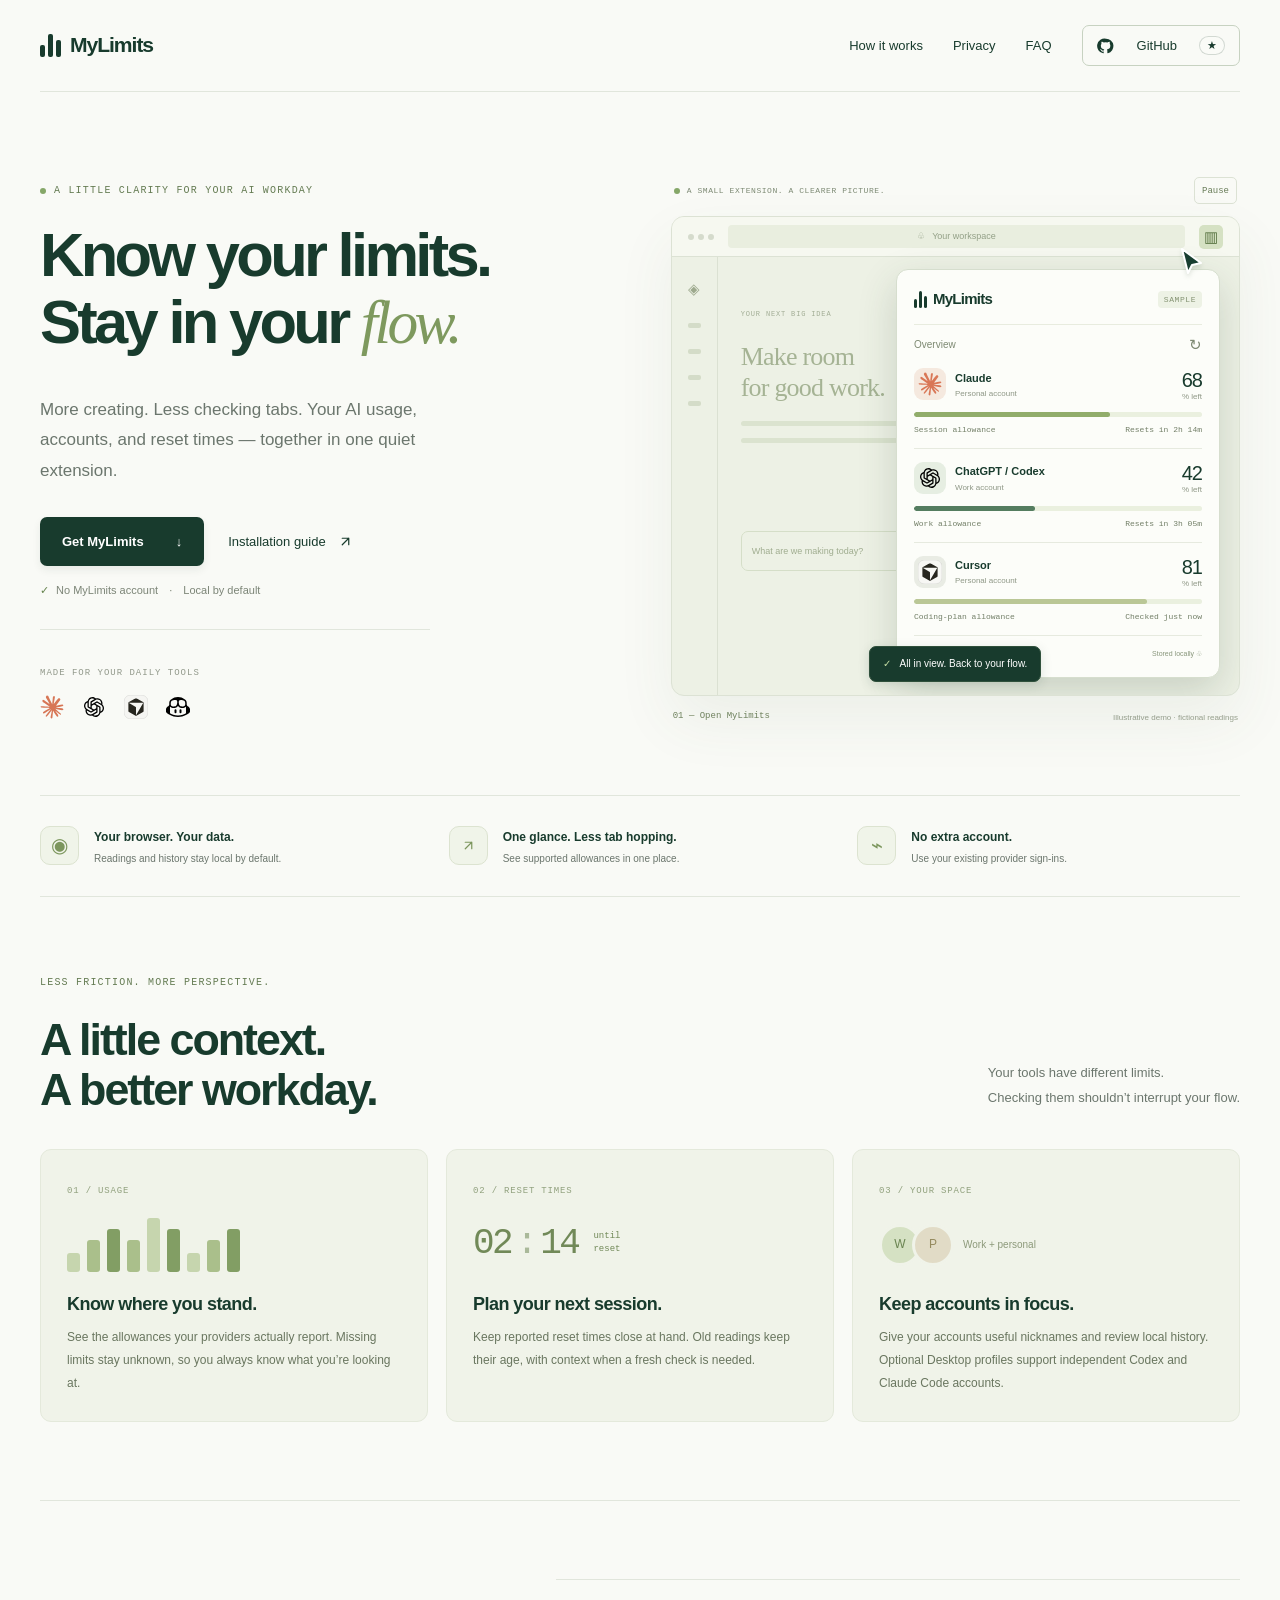
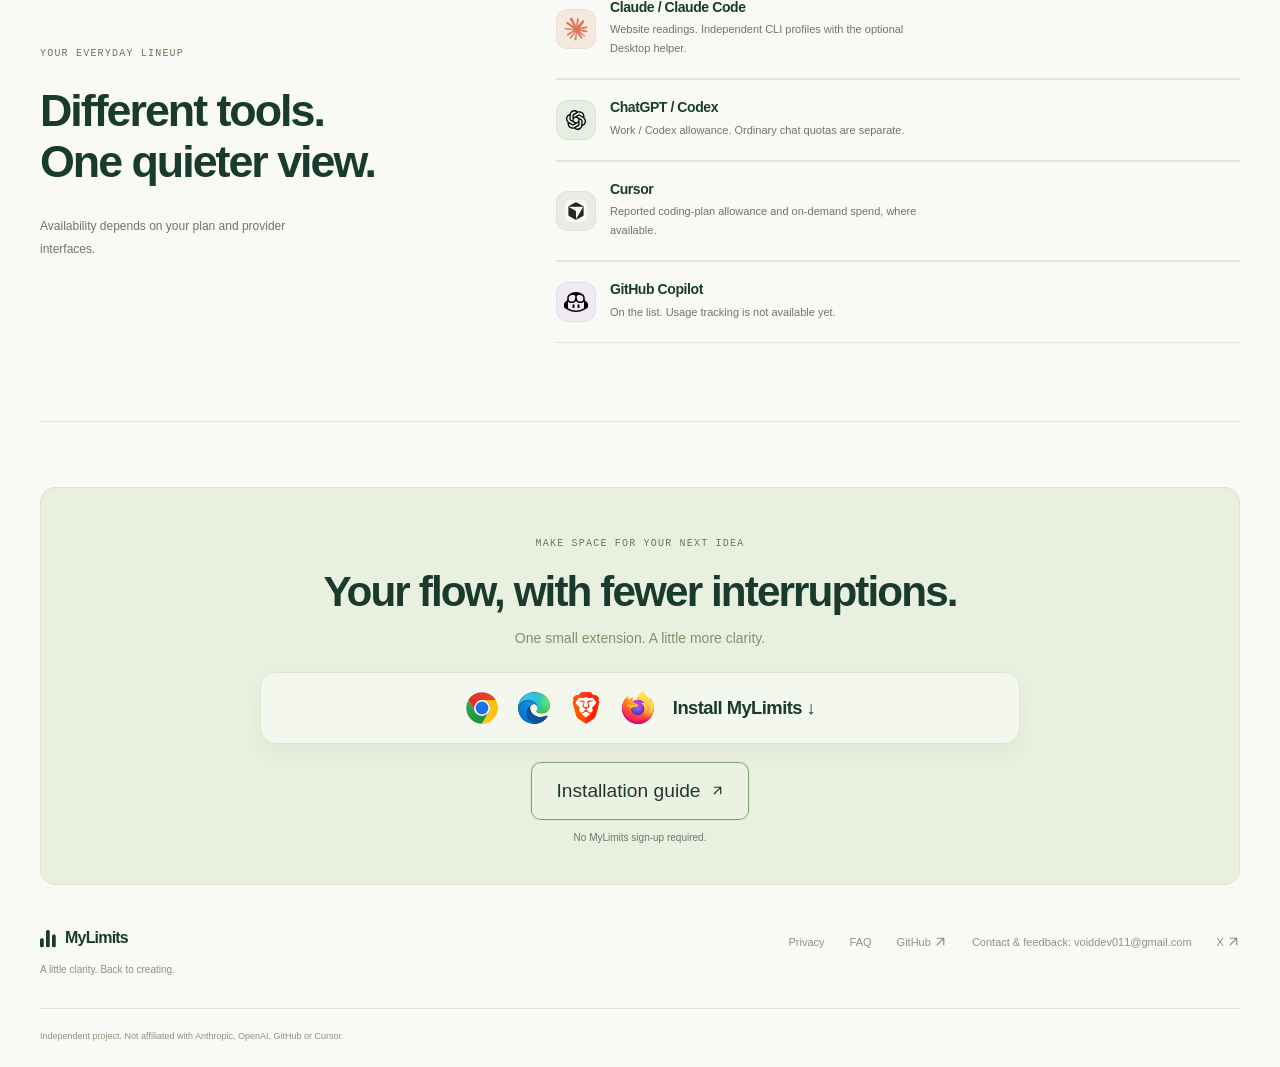
<file: index.html>
<!doctype html>
<html lang="en">
  <head>
    <meta charset="utf-8" />
    <meta name="viewport" content="width=device-width, initial-scale=1" />
    <meta name="color-scheme" content="light" />
    <meta
      name="description"
      content="Your AI accounts, usage limits, and reset times in one quiet browser extension. Local by default. No MyLimits account needed."
    />
    <title>MyLimits — Stay in your flow.</title>
    <link rel="stylesheet" href="assets/styles.css" />
    <script src="assets/config.js" defer></script>
    <script src="assets/demo.js" defer></script>
  </head>
  <body>
    <a class="skip" href="#main">Skip to content</a>
    <div class="wrap">
      <header class="header">
        <a class="brand" href="index.html" aria-label="MyLimits home"
          ><span class="brand-mark" aria-hidden="true"
            ><i></i><i></i><i></i></span
          >MyLimits</a
        >
        <nav aria-label="Main navigation">
          <a href="how-it-works.html">How it works</a
          ><a href="how-it-works.html">Privacy</a><a href="faq.html">FAQ</a
          ><a
            class="nav-download github-link"
            href="https://github.com/voiddev011/mylimits"
            target="_blank"
            rel="noreferrer"
            aria-label="MyLimits on GitHub"
            ><svg class="github-icon" viewBox="0 0 24 24" aria-hidden="true">
              <path
                d="M12 2.2A9.8 9.8 0 0 0 8.2 21.7c.5.1.7-.2.7-.5v-1.8c-2.8.6-3.4-1.3-3.4-1.3-.5-1.2-1.1-1.6-1.1-1.6-.9-.6.1-.6.1-.6 1 .1 1.6 1.1 1.6 1.1.9 1.5 2.4 1.1 3 .9.1-.7.3-1.2.6-1.4-2.2-.2-4.6-1.1-4.6-4.8 0-1.1.4-2 .9-2.7-.1-.2-.4-1.3.1-2.6 0 0 .8-.3 2.8 1a9.7 9.7 0 0 1 5.1 0c2-1.3 2.8-1 2.8-1 .5 1.3.2 2.4.1 2.6.6.7.9 1.6.9 2.7 0 3.7-2.3 4.6-4.6 4.8.3.3.6.9.6 1.8v2.7c0 .3.2.7.7.5A9.8 9.8 0 0 0 12 2.2Z"
              /></svg
            ><span class="github-label">GitHub</span
            ><span class="github-stars" data-github-stars>★</span></a
          >
        </nav>
      </header>
      <main id="main">
        <section class="hero">
          <div class="hero-copy">
            <p class="eyebrow">
              <span class="status-dot"></span>A LITTLE CLARITY FOR YOUR AI
              WORKDAY
            </p>
            <h1>Know your limits.<br />Stay in your <em>flow.</em></h1>
            <p class="lead">
              More creating. Less checking tabs. Your AI usage, accounts, and
              reset times — together in one quiet extension.
            </p>
            <div class="actions">
              <a class="button" href="#install"
                >Get MyLimits <span aria-hidden="true">↓</span></a
              ><a class="text-link" href="#demo"
                >Installation guide
                <span aria-hidden="true"
                  ><svg
                    class="arrow-icon"
                    viewBox="0 0 16 16"
                    aria-hidden="true"
                  >
                    <path d="M4 12L12 4M4 4h8v8" /></svg></span
              ></a>
            </div>
            <p class="hero-note">
              <span aria-hidden="true">✓</span> No MyLimits account
              <span class="note-separator">·</span> Local by default
            </p>
            <div class="provider-strip" aria-label="Supported tools">
              <span>MADE FOR YOUR DAILY TOOLS</span>
              <div>
                <img
                  src="assets/providers/claude.svg"
                  alt="Claude logo"
                  aria-hidden="true"
                /><img
                  src="assets/providers/chatgpt.svg"
                  alt="ChatGPT logo"
                  aria-hidden="true"
                /><img
                  src="assets/providers/cursor.svg"
                  alt="Cursor logo"
                  aria-hidden="true"
                /><img
                  src="assets/providers/copilot.svg"
                  alt="GitHub Copilot logo"
                  aria-hidden="true"
                />
              </div>
            </div>
          </div>
          <div class="demo" id="demo" data-demo>
            <div class="demo-topline">
              <span
                ><span class="status-dot"></span> A SMALL EXTENSION. A CLEARER
                PICTURE.</span
              ><button
                class="demo-toggle"
                type="button"
                aria-label="Pause demo animation"
              >
                Pause
              </button>
            </div>
            <div class="browser-scene">
              <div class="browser-toolbar">
                <div class="window-dots" aria-hidden="true">
                  <i></i><i></i><i></i>
                </div>
                <div class="address-bar">
                  <span aria-hidden="true">♧</span> Your workspace
                </div>
                <span class="extension-icon" aria-hidden="true">▥</span>
              </div>
              <div class="workspace" aria-hidden="true">
                <div class="workspace-sidebar">
                  <span>◈</span><i></i><i></i><i></i><i></i>
                </div>
                <div class="workspace-content">
                  <span class="workspace-label">YOUR NEXT BIG IDEA</span>
                  <h3>Make room<br />for good work.</h3>
                  <div class="fake-line"></div>
                  <div class="fake-line short"></div>
                  <div class="workspace-prompt">
                    What are we making today? <span>↑</span>
                  </div>
                </div>
              </div>
              <div
                class="extension-popup"
                aria-label="Illustrative MyLimits extension with sample usage data"
              >
                <div class="popup-heading">
                  <span class="brand"
                    ><span class="brand-mark" aria-hidden="true"
                      ><i></i><i></i><i></i></span
                    >MyLimits</span
                  ><span class="sample-badge">SAMPLE</span>
                </div>
                <div class="popup-subhead">
                  <span>Overview</span
                  ><span class="refresh-icon" aria-hidden="true">↻</span>
                </div>
                <div class="account-card">
                  <div class="account-heading">
                    <span class="provider-icon claude" aria-hidden="true"
                      ><img src="assets/providers/claude.svg" alt=""
                    /></span>
                    <div>
                      <strong>Claude</strong><small>Personal account</small>
                    </div>
                    <span class="remaining">68<small>% left</small></span>
                  </div>
                  <div class="meter-track">
                    <div class="meter-fill" style="--fill: 68%"></div>
                  </div>
                  <div class="meter-meta">
                    <span>Session allowance</span><span>Resets in 2h 14m</span>
                  </div>
                </div>
                <div class="account-card">
                  <div class="account-heading">
                    <span class="provider-icon openai" aria-hidden="true"
                      ><img src="assets/providers/chatgpt.svg" alt=""
                    /></span>
                    <div>
                      <strong>ChatGPT / Codex</strong
                      ><small>Work account</small>
                    </div>
                    <span class="remaining">42<small>% left</small></span>
                  </div>
                  <div class="meter-track">
                    <div class="meter-fill" style="--fill: 42%"></div>
                  </div>
                  <div class="meter-meta">
                    <span>Work allowance</span><span>Resets in 3h 05m</span>
                  </div>
                </div>
                <div class="account-card">
                  <div class="account-heading">
                    <span class="provider-icon cursor" aria-hidden="true"
                      ><img src="assets/providers/cursor.svg" alt=""
                    /></span>
                    <div>
                      <strong>Cursor</strong><small>Personal account</small>
                    </div>
                    <span class="remaining">81<small>% left</small></span>
                  </div>
                  <div class="meter-track">
                    <div class="meter-fill" style="--fill: 81%"></div>
                  </div>
                  <div class="meter-meta">
                    <span>Coding-plan allowance</span
                    ><span>Checked just now</span>
                  </div>
                </div>
                <div class="popup-footer">
                  <span
                    ><span class="status-dot"></span>
                    <span data-demo-status>Readings up to date</span></span
                  ><span>Stored locally ♧</span>
                </div>
              </div>
              <div class="demo-cursor" aria-hidden="true">
                <svg width="25" height="29" viewBox="0 0 25 29">
                  <path
                    d="M2 2L21 16L12 18L8 26Z"
                    fill="#183e30"
                    stroke="white"
                    stroke-width="2"
                    stroke-linejoin="round"
                  />
                </svg>
              </div>
              <div class="demo-toast" aria-hidden="true">
                <span>✓</span> All in view. Back to your flow.
              </div>
            </div>
            <div class="demo-caption">
              <span class="demo-step" data-demo-step>01 — Open MyLimits</span
              ><span>Illustrative demo · fictional readings</span>
            </div>
          </div>
        </section>
        <section class="principles" aria-label="Built around your privacy">
          <div>
            <span class="principle-icon" aria-hidden="true">◉</span>
            <div>
              <strong>Your browser. Your data.</strong>
              <p>Readings and history stay local by default.</p>
            </div>
          </div>
          <div>
            <span class="principle-icon" aria-hidden="true"
              ><svg class="arrow-icon" viewBox="0 0 16 16" aria-hidden="true">
                <path d="M4 12L12 4M4 4h8v8" /></svg
            ></span>
            <div>
              <strong>One glance. Less tab hopping.</strong>
              <p>See supported allowances in one place.</p>
            </div>
          </div>
          <div>
            <span class="principle-icon" aria-hidden="true">⌁</span>
            <div>
              <strong>No extra account.</strong>
              <p>Use your existing provider sign-ins.</p>
            </div>
          </div>
        </section>
        <section class="section features">
          <div class="section-head">
            <div>
              <p class="eyebrow">LESS FRICTION. MORE PERSPECTIVE.</p>
              <h2>A little context.<br />A better workday.</h2>
            </div>
            <p>
              Your tools have different limits.<br />Checking them shouldn’t
              interrupt your flow.
            </p>
          </div>
          <div class="feature-grid">
            <article class="feature-card">
              <span class="feature-number">01 / USAGE</span>
              <div class="mini-bars" aria-hidden="true">
                <i></i><i></i><i></i><i></i><i></i><i></i><i></i><i></i><i></i>
              </div>
              <h3>Know where you stand.</h3>
              <p>
                See the allowances your providers actually report. Missing
                limits stay unknown, so you always know what you’re looking at.
              </p>
            </article>
            <article class="feature-card">
              <span class="feature-number">02 / RESET TIMES</span>
              <div class="mini-timer" aria-hidden="true">
                02<span>:</span>14<span class="timer-unit">until reset</span>
              </div>
              <h3>Plan your next session.</h3>
              <p>
                Keep reported reset times close at hand. Old readings keep their
                age, with context when a fresh check is needed.
              </p>
            </article>
            <article class="feature-card">
              <span class="feature-number">03 / YOUR SPACE</span>
              <div class="mini-accounts" aria-hidden="true">
                <span>W</span><span>P</span><span>Work + personal</span>
              </div>
              <h3>Keep accounts in focus.</h3>
              <p>
                Give your accounts useful nicknames and review local history.
                Optional Desktop profiles support independent Codex and Claude
                Code accounts.
              </p>
            </article>
          </div>
        </section>
        <section class="section connection-section">
          <div>
            <p class="eyebrow">YOUR EVERYDAY LINEUP</p>
            <h2>Different tools.<br />One quieter view.</h2>
            <p class="quiet">
              Availability depends on your plan and provider interfaces.
            </p>
          </div>
          <div class="tools">
            <div class="tool">
              <span class="provider-logo claude" aria-hidden="true"
                ><img src="assets/providers/claude.svg" alt="Claude logo"
              /></span>
              <div>
                <h3>Claude / Claude Code</h3>
                <p>
                  Website readings. Independent CLI profiles with the optional
                  Desktop helper.
                </p>
              </div>
            </div>
            <div class="tool">
              <span class="provider-logo openai" aria-hidden="true"
                ><img src="assets/providers/chatgpt.svg" alt="ChatGPT logo"
              /></span>
              <div>
                <h3>ChatGPT / Codex</h3>
                <p>
                  Work / Codex allowance. Ordinary chat quotas are separate.
                </p>
              </div>
            </div>
            <div class="tool">
              <span class="provider-logo cursor" aria-hidden="true"
                ><img src="assets/providers/cursor.svg" alt="Cursor logo"
              /></span>
              <div>
                <h3>Cursor</h3>
                <p>
                  Reported coding-plan allowance and on-demand spend, where
                  available.
                </p>
              </div>
            </div>
            <div class="tool">
              <span class="provider-logo copilot" aria-hidden="true"
                ><img
                  src="assets/providers/copilot.svg"
                  alt="GitHub Copilot logo"
              /></span>
              <div>
                <h3>GitHub Copilot</h3>
                <p>On the list. Usage tracking is not available yet.</p>
              </div>
            </div>
          </div>
        </section>
        <section
          class="download-section"
          id="install"
          aria-labelledby="download-title"
        >
          <div class="download-heading">
            <p class="eyebrow">MAKE SPACE FOR YOUR NEXT IDEA</p>
            <h2 id="download-title">Your flow, with fewer interruptions.</h2>
            <p>One small extension. A little more clarity.</p>
          </div>
          <a
            class="single-install"
            href="https://github.com/voiddev011/mylimits/releases/tag/v3.4.0"
            target="_blank"
            rel="noreferrer"
            aria-label="Install MyLimits from the latest release"
            ><span class="single-install-logos" aria-hidden="true"
              ><img src="assets/browsers/chrome.svg" alt="Chrome logo" /><img
                src="assets/browsers/edge.svg"
                alt="Edge logo" /><img
                src="assets/browsers/brave.svg"
                alt="Brave logo" /><img
                src="assets/browsers/firefox.svg"
                alt="Firefox logo" /></span
            ><span class="single-install-copy"
              >Install MyLimits <span aria-hidden="true">↓</span></span
            ></a
          >
          <div class="guide-wrap">
            <a class="installation-guide" href="how-it-works.html#beta"
              >Installation guide
              <svg class="arrow-icon" viewBox="0 0 16 16" aria-hidden="true">
                <path d="M4 12L12 4M4 4h8v8" /></svg
            ></a>
          </div>
          <p class="download-note">No MyLimits sign-up required.</p>
          <noscript
            ><p class="download-note">
              Download links require JavaScript once published.
            </p></noscript
          >
        </section>
      </main>
      <footer class="footer">
        <div>
          <a class="brand" href="index.html"
            ><span class="brand-mark" aria-hidden="true"
              ><i></i><i></i><i></i></span
            >MyLimits</a
          >
          <p>A little clarity. Back to creating.</p>
        </div>
        <div class="footer-links">
          <a href="privacy.html">Privacy</a><a href="faq.html">FAQ</a
          ><a href="https://github.com/voiddev011/mylimits"
            >GitHub
            <svg class="arrow-icon" viewBox="0 0 16 16" aria-hidden="true">
              <path d="M4 12L12 4M4 4h8v8" /></svg></a
          ><span>Contact &amp; feedback: voiddev011@gmail.com</span
          ><a href="https://x.com/VoidDev_twt" target="_blank" rel="noreferrer"
            >X
            <svg class="arrow-icon" viewBox="0 0 16 16" aria-hidden="true">
              <path d="M4 12L12 4M4 4h8v8" /></svg
          ></a>
        </div>
        <p class="disclaimer">
          Independent project. Not affiliated with Anthropic, OpenAI, GitHub or
          Cursor.
        </p>
      </footer>
    </div>
  </body>
</html>
</file>
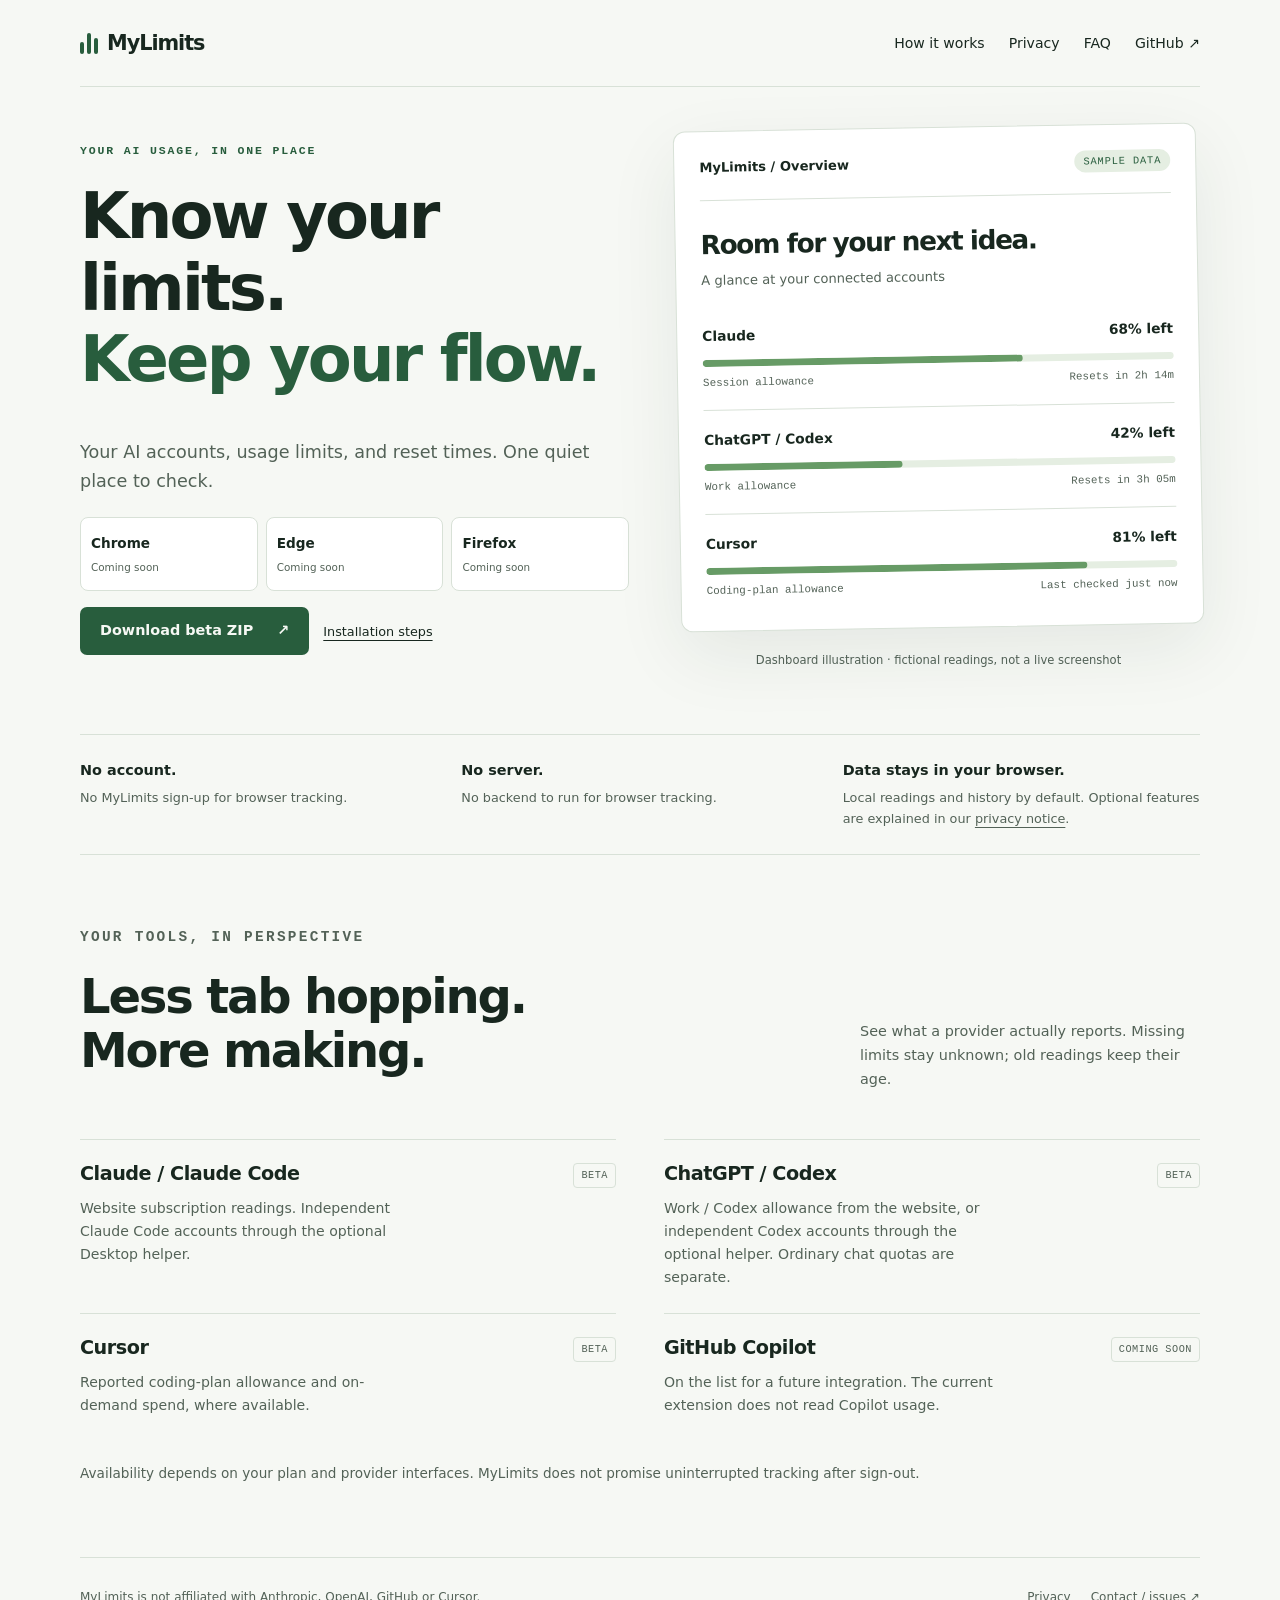
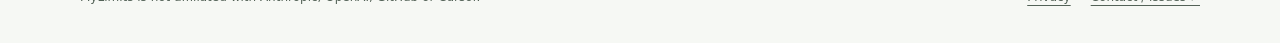
<file: website/index.html>
<!doctype html>
<html lang="en"><head><meta charset="utf-8"><meta name="viewport" content="width=device-width, initial-scale=1"><meta name="color-scheme" content="light dark"><meta name="description" content="Your AI usage limits, accounts, and reset times in one place. Local browser tracking with no MyLimits account."><title>Know your limits. Keep your flow. · MyLimits</title><link rel="stylesheet" href="assets/styles.css"><script src="assets/config.js" defer></script></head>
<body><a class="skip" href="#main">Skip to content</a><div class="wrap"><header class="header"><a class="brand" href="index.html" aria-label="MyLimits home"><span class="brand-mark" aria-hidden="true"><i></i><i></i><i></i></span>MyLimits</a><nav aria-label="Main navigation"><a href="how-it-works.html">How it works</a><a href="privacy.html">Privacy</a><a href="faq.html">FAQ</a><a href="https://github.com/voiddev011/mylimits">GitHub ↗</a></nav></header><main id="main">
<section class="hero"><div><p class="eyebrow">Your AI usage, in one place</p><h1>Know your limits.<br><em>Keep your flow.</em></h1><p class="lead">Your AI accounts, usage limits, and reset times. One quiet place to check.</p><div class="hero-downloads" id="install" role="group" aria-label="Download MyLimits"><div class="installs"><a class="install" data-store="chrome" aria-disabled="true"><span><strong>Chrome</strong><small>Coming soon</small></span><span aria-hidden="true">↗</span></a><a class="install" data-store="edge" aria-disabled="true"><span><strong>Edge</strong><small>Coming soon</small></span><span aria-hidden="true">↗</span></a><a class="install" data-store="firefox" aria-disabled="true"><span><strong>Firefox</strong><small>Coming soon</small></span><span aria-hidden="true">↗</span></a></div><div class="actions"><a class="button" href="https://github.com/voiddev011/mylimits/releases/latest">Download beta ZIP <span aria-hidden="true">↗</span></a><a class="small" href="how-it-works.html#beta">Installation steps</a></div><noscript><p class="quiet">Store links need JavaScript. The beta download works without it.</p></noscript></div></div>
<figure class="preview" aria-label="Illustrative usage dashboard with sample data"><div class="dashboard"><div class="dash-head"><strong>MyLimits / Overview</strong><span class="live">SAMPLE DATA</span></div><p class="dash-title">Room for your next idea.</p><p class="quiet">A glance at your connected accounts</p><div class="meter-row"><div class="meter-heading"><span>Claude</span><span>68% left</span></div><div class="meter-track"><div class="meter-fill" style="width:68%"></div></div><div class="meter-meta"><span>Session allowance</span><span>Resets in 2h 14m</span></div></div><div class="meter-row"><div class="meter-heading"><span>ChatGPT / Codex</span><span>42% left</span></div><div class="meter-track"><div class="meter-fill" style="width:42%"></div></div><div class="meter-meta"><span>Work allowance</span><span>Resets in 3h 05m</span></div></div><div class="meter-row"><div class="meter-heading"><span>Cursor</span><span>81% left</span></div><div class="meter-track"><div class="meter-fill" style="width:81%"></div></div><div class="meter-meta"><span>Coding-plan allowance</span><span>Last checked just now</span></div></div></div><figcaption>Dashboard illustration · fictional readings, not a live screenshot</figcaption></figure></section>
<section class="principles" aria-label="Local by default"><div><strong>No account.</strong><p>No MyLimits sign-up for browser tracking.</p></div><div><strong>No server.</strong><p>No backend to run for browser tracking.</p></div><div><strong>Data stays in your browser.</strong><p>Local readings and history by default. Optional features are explained in our <a href="privacy.html">privacy notice</a>.</p></div></section>
<section class="section" aria-labelledby="tools"><div class="section-head"><div><p class="eyebrow">Your tools, in perspective</p><h2 id="tools">Less tab hopping.<br>More making.</h2></div><p>See what a provider actually reports. Missing limits stay unknown; old readings keep their age.</p></div><div class="tools"><div class="tool"><div><h3>Claude / Claude Code</h3><p>Website subscription readings. Independent Claude Code accounts through the optional Desktop helper.</p></div><span class="tag">Beta</span></div><div class="tool"><div><h3>ChatGPT / Codex</h3><p>Work / Codex allowance from the website, or independent Codex accounts through the optional helper. Ordinary chat quotas are separate.</p></div><span class="tag">Beta</span></div><div class="tool"><div><h3>Cursor</h3><p>Reported coding-plan allowance and on-demand spend, where available.</p></div><span class="tag">Beta</span></div><div class="tool"><div><h3>GitHub Copilot</h3><p>On the list for a future integration. The current extension does not read Copilot usage.</p></div><span class="tag">Coming soon</span></div></div><p class="download-note">Availability depends on your plan and provider interfaces. MyLimits does not promise uninterrupted tracking after sign-out.</p></section>
</main><footer class="footer"><p>MyLimits is not affiliated with Anthropic, OpenAI, GitHub or Cursor.</p><div class="footer-links"><a href="privacy.html">Privacy</a><a href="https://github.com/voiddev011/mylimits/issues">Contact / issues ↗</a></div></footer></div></body></html>
</file>
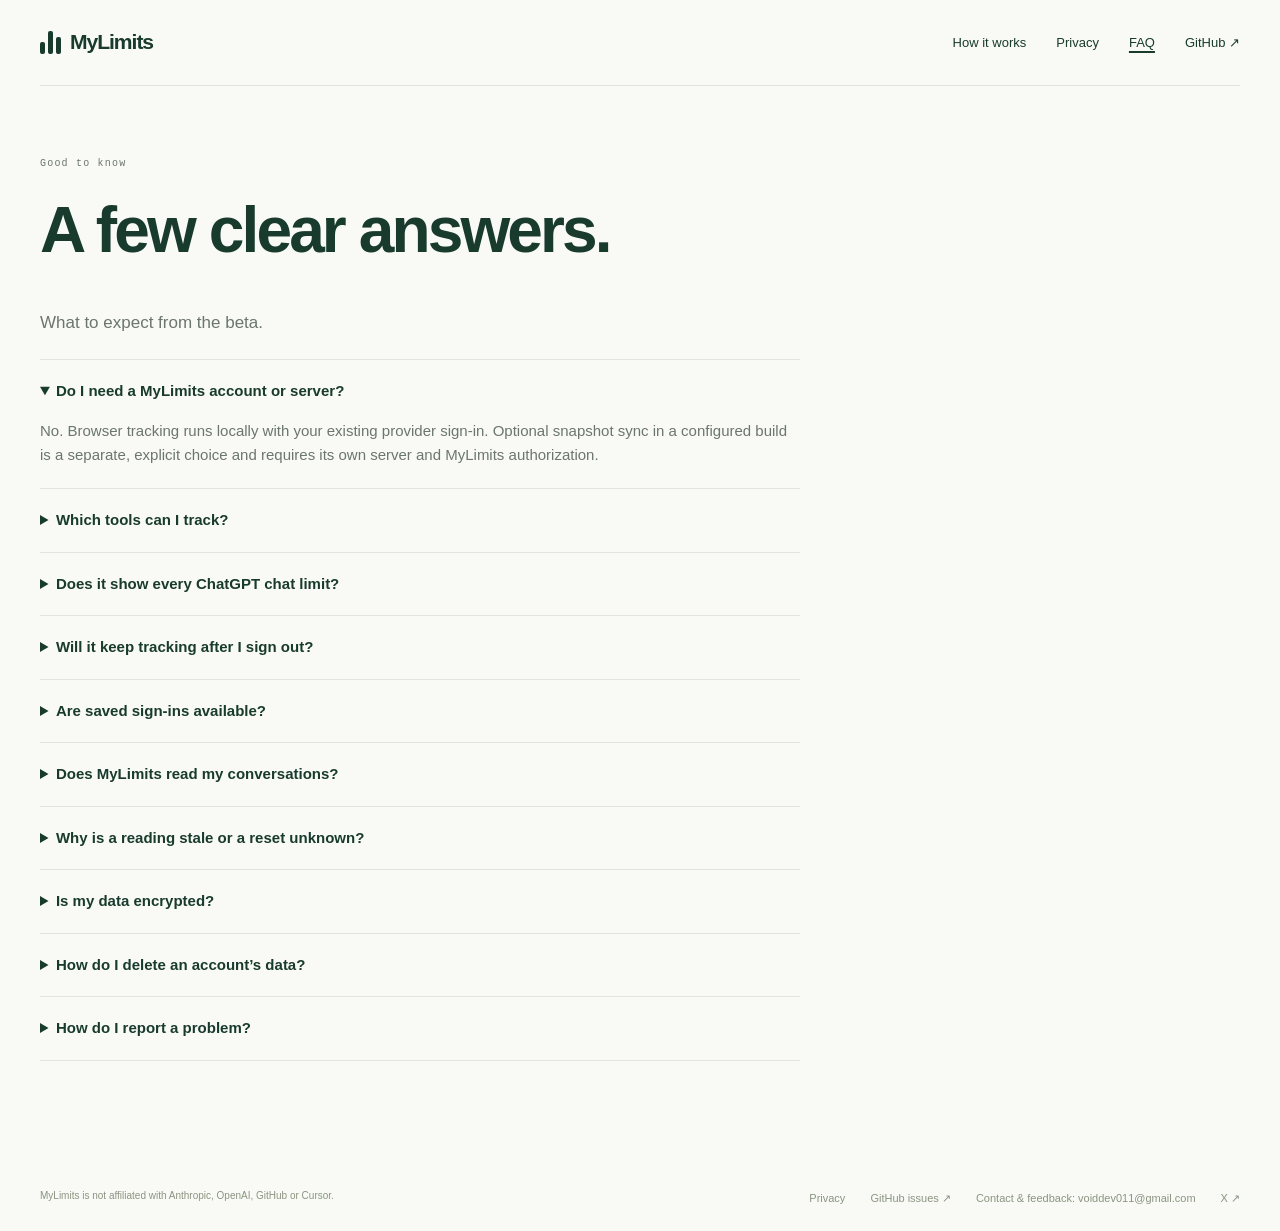
<file: faq.html>
<!doctype html>
<html lang="en">
  <head>
    <meta charset="utf-8" />
    <meta name="viewport" content="width=device-width, initial-scale=1" />
    <meta name="color-scheme" content="light dark" />
    <meta
      name="description"
      content="Answers about supported AI tools, browser tracking, sign-ins and privacy in MyLimits."
    />
    <title>Frequently asked questions · MyLimits</title>
    <link rel="stylesheet" href="assets/styles.css" />
    <script src="assets/config.js" defer></script>
  </head>
  <body>
    <a class="skip" href="#main">Skip to content</a>
    <div class="wrap">
      <header class="header">
        <a class="brand" href="index.html" aria-label="MyLimits home"
          ><span class="brand-mark" aria-hidden="true"
            ><i></i><i></i><i></i></span
          >MyLimits</a
        >
        <nav aria-label="Main navigation">
          <a href="how-it-works.html">How it works</a
          ><a href="privacy.html">Privacy</a
          ><a href="faq.html" aria-current="page">FAQ</a
          ><a href="https://github.com/voiddev011/mylimits">GitHub ↗</a>
        </nav>
      </header>
      <main id="main">
        <article class="article">
          <p class="eyebrow">Good to know</p>
          <h1>A few clear answers.</h1>
          <p class="lead">What to expect from the beta.</p>
          <details open>
            <summary>Do I need a MyLimits account or server?</summary>
            <p>
              No. Browser tracking runs locally with your existing provider
              sign-in. Optional snapshot sync in a configured build is a
              separate, explicit choice and requires its own server and MyLimits
              authorization.
            </p>
          </details>
          <details>
            <summary>Which tools can I track?</summary>
            <p>
              Claude, ChatGPT / Codex and Cursor have beta website readers. The
              optional local helper supports independent Codex and Claude Code
              accounts. GitHub Copilot is coming soon. The extension also
              includes Gemini local activity observations and Grok / Perplexity
              readers; availability and quota coverage vary by source and plan.
            </p>
          </details>
          <details>
            <summary>Does it show every ChatGPT chat limit?</summary>
            <p>
              No. The ChatGPT website reader focuses on the Work / Codex
              allowance. Ordinary chat quotas are separate, and missing limits
              are not estimated.
            </p>
          </details>
          <details>
            <summary>Will it keep tracking after I sign out?</summary>
            <p>
              Website tracking depends on your browser’s provider session.
              Sign-out, expiry or a provider challenge can interrupt it.
              Optional recovery can attempt a brief background tab, but cannot
              sign in for you. Independent accounts through the Desktop helper
              use separate official CLI profiles; their sessions can also expire
              or be revoked.
            </p>
          </details>
          <details>
            <summary>Are saved sign-ins available?</summary>
            <p>
              Not in the current production policy. Every provider’s
              saved-sign-in vault is disabled. The code contains an opt-in
              encrypted local vault for future gated use; its presence does not
              mean independent website sign-ins are currently supported.
            </p>
          </details>
          <details>
            <summary>Does MyLimits read my conversations?</summary>
            <p>
              It does not collect prompts or conversations. Selected session and
              usage interfaces supply identity and normalized usage.
              Activity-only observation checks an allowlist of request URLs,
              methods and success statuses, not request or response bodies.
            </p>
          </details>
          <details>
            <summary>Why is a reading stale or a reset unknown?</summary>
            <p>
              The provider may not expose that information, your login may have
              expired, or a check may have failed. MyLimits retains the last
              successful reading with its age. A countdown reaching zero alone
              is not evidence that the provider reset a quota.
            </p>
          </details>
          <details>
            <summary>Is my data encrypted?</summary>
            <p>
              Normal readings, nicknames, history and settings are local, but
              are not an encrypted vault. The disabled saved-sign-in
              implementation encrypts credentials separately. Desktop profiles
              use official CLI credential storage, whose protection depends on
              the platform. Privacy mode hides screen content; it does not
              encrypt your data.
            </p>
          </details>
          <details>
            <summary>How do I delete an account’s data?</summary>
            <p>
              Use <strong>Forget account</strong> to remove its saved readings,
              nickname and history. Uninstalling removes the extension’s browser
              storage. Optional synced copies and Desktop profiles require
              separate removal. See the
              <a href="privacy.html#delete">deletion instructions</a>.
            </p>
          </details>
          <details>
            <summary>How do I report a problem?</summary>
            <p>
              Open a
              <a href="https://github.com/voiddev011/mylimits/issues"
                >GitHub issue</a
              >. Include your browser, extension version and a description of
              the problem. Do not post tokens, cookies, sign-in links or private
              account exports.
            </p>
          </details>
        </article>
      </main>
      <footer class="footer">
        <p>
          MyLimits is not affiliated with Anthropic, OpenAI, GitHub or Cursor.
        </p>
        <div class="footer-links">
          <a href="privacy.html">Privacy</a
          ><a href="https://github.com/voiddev011/mylimits/issues"
            >GitHub issues ↗</a
          ><span>Contact &amp; feedback: voiddev011@gmail.com</span
          ><a href="https://x.com/VoidDev_twt" target="_blank" rel="noreferrer"
            >X ↗</a
          >
        </div>
      </footer>
    </div>
  </body>
</html>
</file>
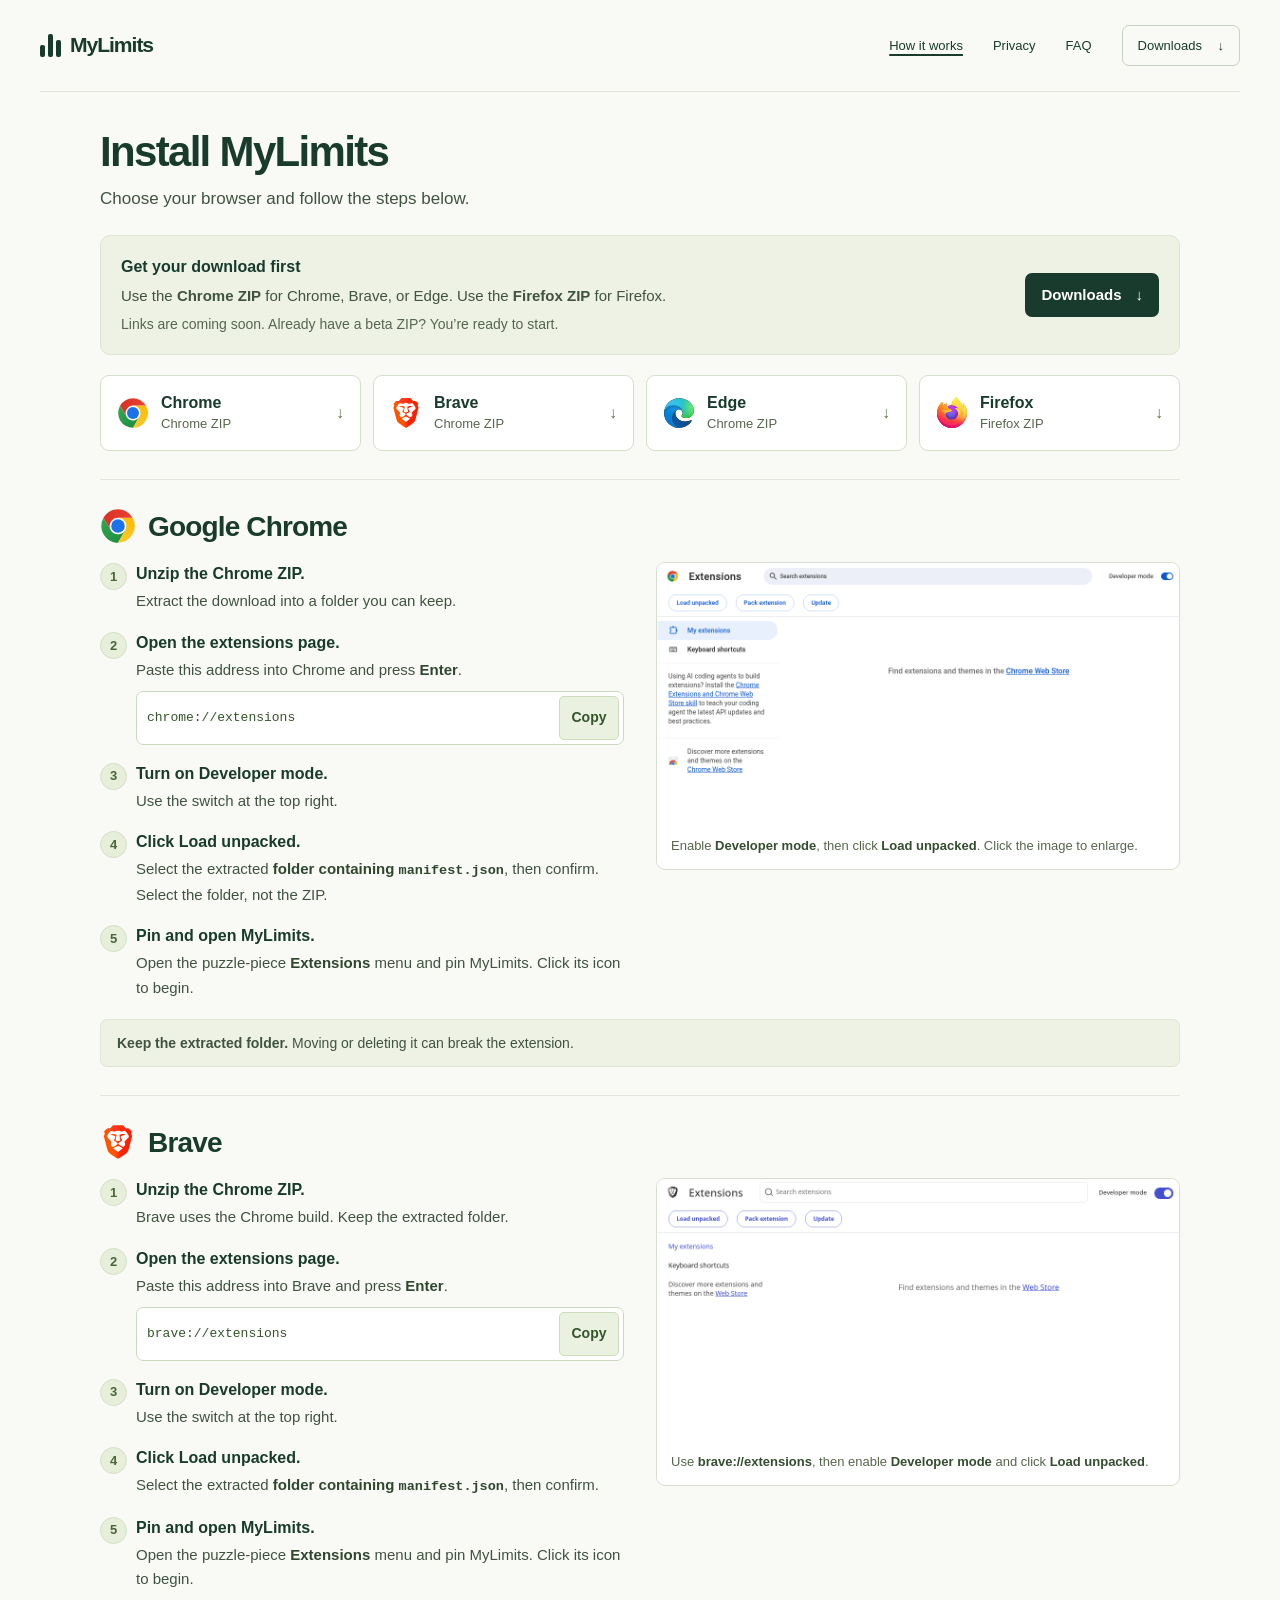
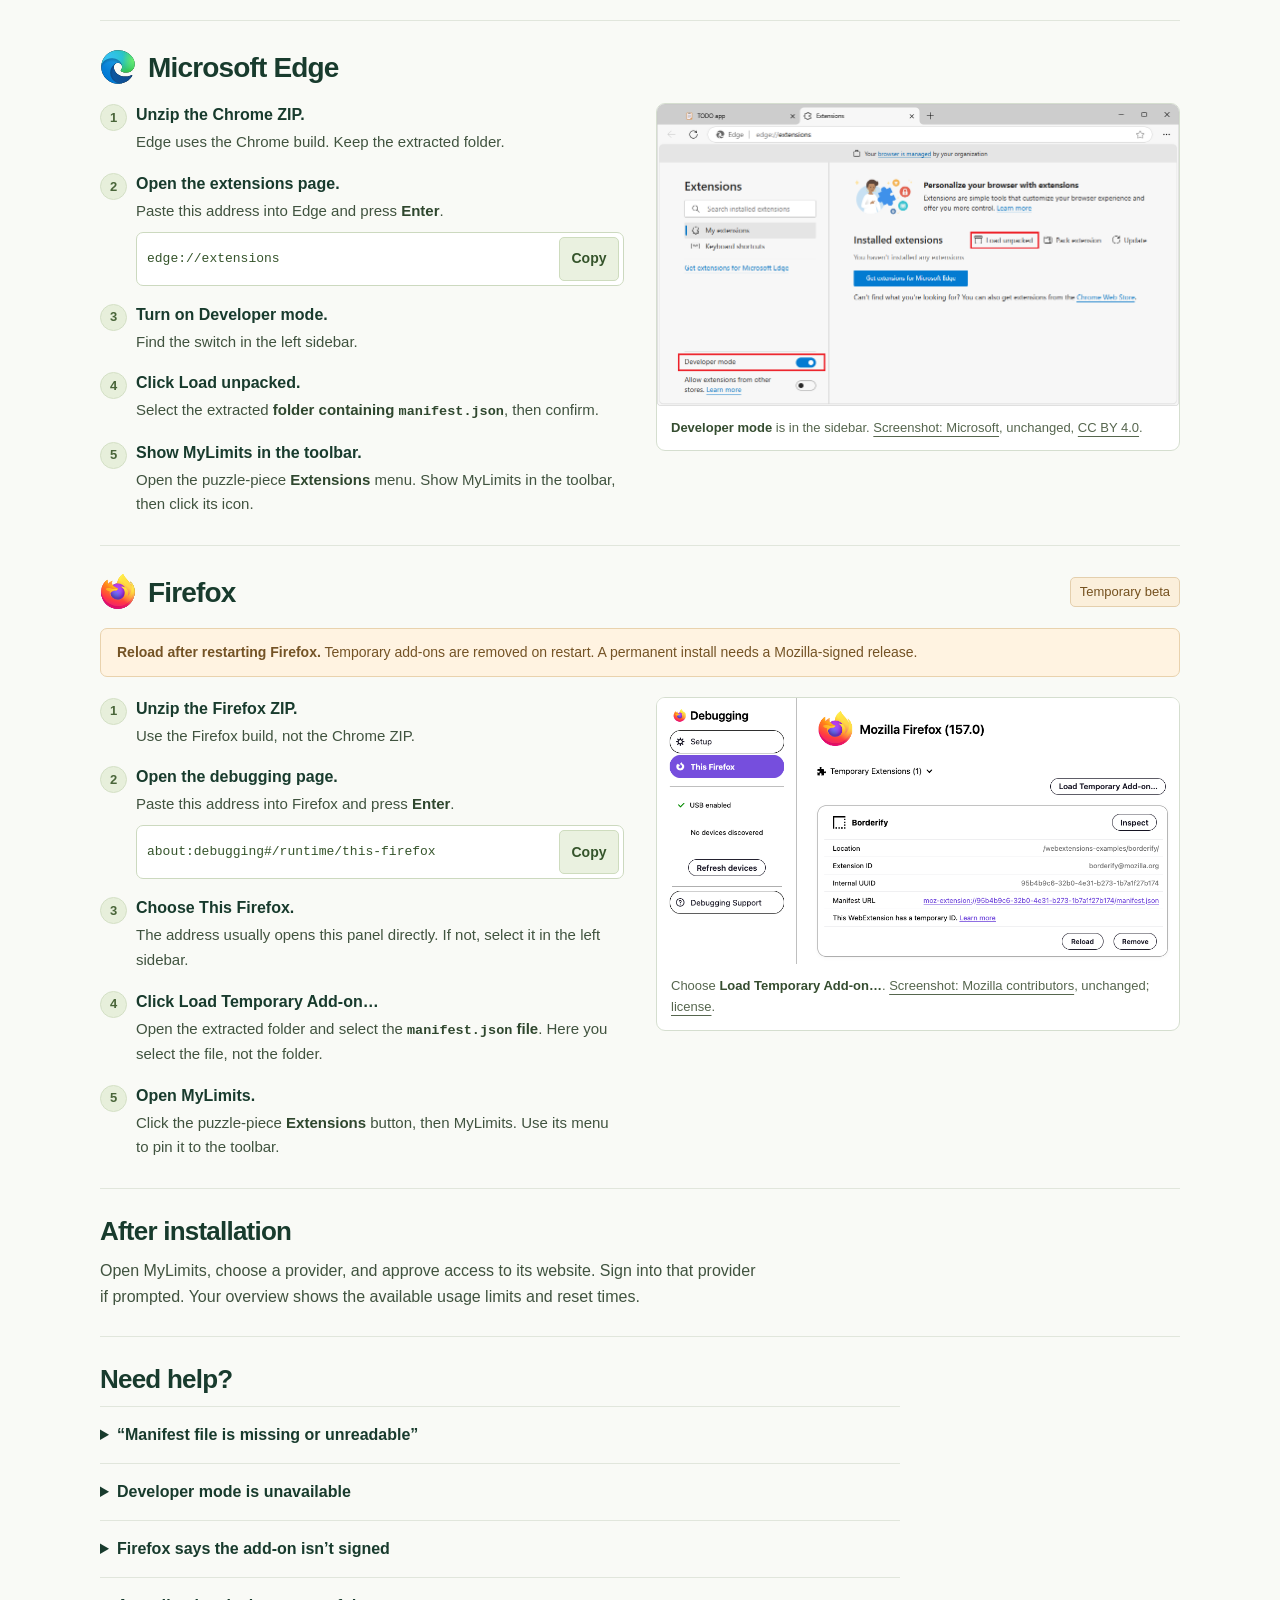
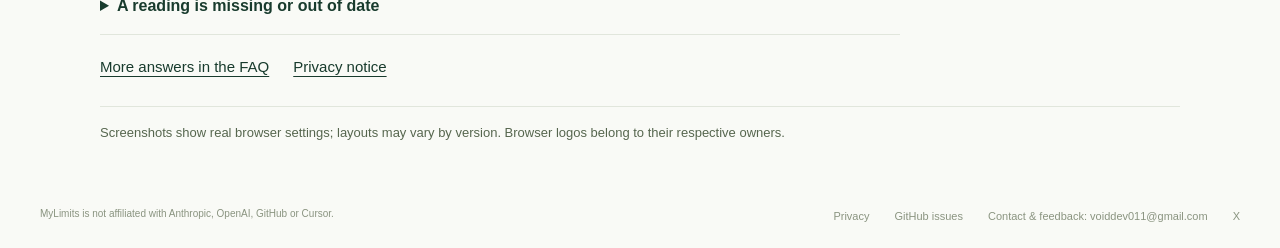
<file: how-it-works.html>
<!doctype html>
<html lang="en">
  <head>
    <meta charset="utf-8" />
    <meta name="viewport" content="width=device-width, initial-scale=1" />
    <meta name="color-scheme" content="light" />
    <meta
      name="description"
      content="A clear, illustrated guide to installing MyLimits in Chrome, Brave, Edge, and Firefox."
    />
    <title>Install MyLimits · Browser setup guide</title>
    <link rel="stylesheet" href="assets/styles.css?v=20261024-2" />
    <link rel="stylesheet" href="assets/install.css?v=20261024-2" />
    <script src="assets/install.js" defer></script>
  </head>
  <body>
    <a class="skip" href="#main">Skip to content</a>
    <div class="wrap">
      <header class="header">
        <a class="brand" href="index.html" aria-label="MyLimits home"
          ><span class="brand-mark" aria-hidden="true"
            ><i></i><i></i><i></i></span
          >MyLimits</a
        >
        <nav aria-label="Main navigation">
          <a href="how-it-works.html" aria-current="page">How it works</a>
          <a href="privacy.html">Privacy</a>
          <a href="faq.html">FAQ</a>
          <a class="nav-download" href="index.html#install"
            >Downloads <span aria-hidden="true">↓</span></a
          >
        </nav>
      </header>
      <main id="main" class="install-guide">
        <section class="guide-intro" id="beta">
          <h1>Install MyLimits</h1>
          <p class="guide-lead">
            Choose your browser and follow the steps below.
          </p>
          <div class="guide-download">
            <div>
              <strong>Get your download first</strong>
              <p>
                Use the <b>Chrome ZIP</b> for Chrome, Brave, or Edge. Use the
                <b>Firefox ZIP</b> for Firefox.
              </p>
              <p class="download-availability">
                Links are coming soon. Already have a beta ZIP? You’re ready to
                start.
              </p>
            </div>
            <a class="guide-download-button" href="index.html#install"
              >Downloads <span aria-hidden="true">↓</span></a
            >
          </div>
          <nav class="browser-picker" aria-label="Choose your browser">
            <a href="#install-chrome"
              ><img
                src="assets/browsers/chrome.svg"
                width="32"
                height="32"
                alt=""
              /><span><strong>Chrome</strong><small>Chrome ZIP</small></span
              ><span class="picker-arrow" aria-hidden="true">↓</span></a
            >
            <a href="#install-brave"
              ><img
                src="assets/browsers/brave.svg"
                width="32"
                height="32"
                alt=""
              /><span><strong>Brave</strong><small>Chrome ZIP</small></span
              ><span class="picker-arrow" aria-hidden="true">↓</span></a
            >
            <a href="#install-edge"
              ><img
                src="assets/browsers/edge.svg"
                width="32"
                height="32"
                alt=""
              /><span><strong>Edge</strong><small>Chrome ZIP</small></span
              ><span class="picker-arrow" aria-hidden="true">↓</span></a
            >
            <a href="#install-firefox"
              ><img
                src="assets/browsers/firefox.svg"
                width="32"
                height="32"
                alt=""
              /><span><strong>Firefox</strong><small>Firefox ZIP</small></span
              ><span class="picker-arrow" aria-hidden="true">↓</span></a
            >
          </nav>
        </section>

        <section
          class="browser-guide"
          id="install-chrome"
          aria-labelledby="chrome-title"
        >
          <header class="browser-guide-heading">
            <img
              src="assets/browsers/chrome.svg"
              width="36"
              height="36"
              alt=""
            />
            <h2 id="chrome-title">Google Chrome</h2>
          </header>
          <div class="guide-layout">
            <ol class="install-steps">
              <li>
                <strong>Unzip the Chrome ZIP.</strong>
                <p>Extract the download into a folder you can keep.</p>
              </li>
              <li>
                <strong>Open the extensions page.</strong>
                <p>Paste this address into Chrome and press <b>Enter</b>.</p>
                <div class="copy-address">
                  <code>chrome://extensions</code
                  ><button
                    type="button"
                    data-copy="chrome://extensions"
                    aria-label="Copy Chrome extensions address"
                  >
                    Copy
                  </button>
                </div>
              </li>
              <li>
                <strong>Turn on Developer mode.</strong>
                <p>Use the switch at the top right.</p>
              </li>
              <li>
                <strong>Click Load unpacked.</strong>
                <p>
                  Select the extracted
                  <b>folder containing <code>manifest.json</code></b
                  >, then confirm. Select the folder, not the ZIP.
                </p>
              </li>
              <li>
                <strong>Pin and open MyLimits.</strong>
                <p>
                  Open the puzzle-piece <b>Extensions</b> menu and pin MyLimits.
                  Click its icon to begin.
                </p>
              </li>
            </ol>
            <figure class="install-screenshot">
              <a
                href="assets/browsers/chrome-install.png"
                target="_blank"
                rel="noopener"
                aria-label="Open full-size Chrome extensions screenshot"
                ><img
                  src="assets/browsers/chrome-install.png"
                  width="1100"
                  height="550"
                  alt="Chrome extensions page: Developer mode is enabled at the top right, and Load unpacked appears at the top left."
                  loading="lazy"
              /></a>
              <figcaption>
                Enable <b>Developer mode</b>, then click <b>Load unpacked</b>.
                Click the image to enlarge.
              </figcaption>
            </figure>
          </div>
          <p class="guide-tip">
            <strong>Keep the extracted folder.</strong> Moving or deleting it
            can break the extension.
          </p>
        </section>

        <section
          class="browser-guide"
          id="install-brave"
          aria-labelledby="brave-title"
        >
          <header class="browser-guide-heading">
            <img
              src="assets/browsers/brave.svg"
              width="36"
              height="36"
              alt=""
            />
            <h2 id="brave-title">Brave</h2>
          </header>
          <div class="guide-layout">
            <ol class="install-steps">
              <li>
                <strong>Unzip the Chrome ZIP.</strong>
                <p>Brave uses the Chrome build. Keep the extracted folder.</p>
              </li>
              <li>
                <strong>Open the extensions page.</strong>
                <p>Paste this address into Brave and press <b>Enter</b>.</p>
                <div class="copy-address">
                  <code>brave://extensions</code
                  ><button
                    type="button"
                    data-copy="brave://extensions"
                    aria-label="Copy Brave extensions address"
                  >
                    Copy
                  </button>
                </div>
              </li>
              <li>
                <strong>Turn on Developer mode.</strong>
                <p>Use the switch at the top right.</p>
              </li>
              <li>
                <strong>Click Load unpacked.</strong>
                <p>
                  Select the extracted
                  <b>folder containing <code>manifest.json</code></b
                  >, then confirm.
                </p>
              </li>
              <li>
                <strong>Pin and open MyLimits.</strong>
                <p>
                  Open the puzzle-piece <b>Extensions</b> menu and pin MyLimits.
                  Click its icon to begin.
                </p>
              </li>
            </ol>
            <figure class="install-screenshot">
              <a
                href="assets/browsers/brave-install.png"
                target="_blank"
                rel="noopener"
                aria-label="Open full-size Brave extensions screenshot"
                ><img
                  src="assets/browsers/brave-install.png"
                  width="1100"
                  height="550"
                  alt="Brave extensions page with Developer mode enabled at the top right and Load unpacked at the top left."
                  loading="lazy"
              /></a>
              <figcaption>
                Use <b>brave://extensions</b>, then enable
                <b>Developer mode</b> and click <b>Load unpacked</b>.
              </figcaption>
            </figure>
          </div>
        </section>

        <section
          class="browser-guide"
          id="install-edge"
          aria-labelledby="edge-title"
        >
          <header class="browser-guide-heading">
            <img src="assets/browsers/edge.svg" width="36" height="36" alt="" />
            <h2 id="edge-title">Microsoft Edge</h2>
          </header>
          <div class="guide-layout">
            <ol class="install-steps">
              <li>
                <strong>Unzip the Chrome ZIP.</strong>
                <p>Edge uses the Chrome build. Keep the extracted folder.</p>
              </li>
              <li>
                <strong>Open the extensions page.</strong>
                <p>Paste this address into Edge and press <b>Enter</b>.</p>
                <div class="copy-address">
                  <code>edge://extensions</code
                  ><button
                    type="button"
                    data-copy="edge://extensions"
                    aria-label="Copy Edge extensions address"
                  >
                    Copy
                  </button>
                </div>
              </li>
              <li>
                <strong>Turn on Developer mode.</strong>
                <p>Find the switch in the left sidebar.</p>
              </li>
              <li>
                <strong>Click Load unpacked.</strong>
                <p>
                  Select the extracted
                  <b>folder containing <code>manifest.json</code></b
                  >, then confirm.
                </p>
              </li>
              <li>
                <strong>Show MyLimits in the toolbar.</strong>
                <p>
                  Open the puzzle-piece <b>Extensions</b> menu. Show MyLimits in
                  the toolbar, then click its icon.
                </p>
              </li>
            </ol>
            <figure class="install-screenshot">
              <a
                href="assets/browsers/edge-install.png"
                target="_blank"
                rel="noopener"
                aria-label="Open full-size Microsoft Edge extensions screenshot"
                ><img
                  src="assets/browsers/edge-install.png"
                  width="1048"
                  height="605"
                  alt="Edge extensions page with the Developer mode switch in the left sidebar and the Load unpacked button highlighted."
                  loading="lazy"
              /></a>
              <figcaption>
                <b>Developer mode</b> is in the sidebar.
                <a
                  href="https://learn.microsoft.com/en-us/microsoft-edge/extensions/getting-started/extension-sideloading"
                  >Screenshot: Microsoft</a
                >, unchanged,
                <a
                  href="https://creativecommons.org/licenses/by/4.0/"
                  rel="license"
                  >CC BY 4.0</a
                >.
              </figcaption>
            </figure>
          </div>
        </section>

        <section
          class="browser-guide"
          id="install-firefox"
          aria-labelledby="firefox-title"
        >
          <header class="browser-guide-heading">
            <img
              src="assets/browsers/firefox.svg"
              width="36"
              height="36"
              alt=""
            />
            <h2 id="firefox-title">Firefox</h2>
            <span class="temporary-badge">Temporary beta</span>
          </header>
          <p class="firefox-warning">
            <strong>Reload after restarting Firefox.</strong> Temporary add-ons
            are removed on restart. A permanent install needs a Mozilla-signed
            release.
          </p>
          <div class="guide-layout">
            <ol class="install-steps">
              <li>
                <strong>Unzip the Firefox ZIP.</strong>
                <p>Use the Firefox build, not the Chrome ZIP.</p>
              </li>
              <li>
                <strong>Open the debugging page.</strong>
                <p>Paste this address into Firefox and press <b>Enter</b>.</p>
                <div class="copy-address">
                  <code>about:debugging#/runtime/this-firefox</code
                  ><button
                    type="button"
                    data-copy="about:debugging#/runtime/this-firefox"
                    aria-label="Copy Firefox debugging address"
                  >
                    Copy
                  </button>
                </div>
              </li>
              <li>
                <strong>Choose This Firefox.</strong>
                <p>
                  The address usually opens this panel directly. If not, select
                  it in the left sidebar.
                </p>
              </li>
              <li>
                <strong>Click Load Temporary Add-on…</strong>
                <p>
                  Open the extracted folder and select the
                  <b><code>manifest.json</code> file</b>. Here you select the
                  file, not the folder.
                </p>
              </li>
              <li>
                <strong>Open MyLimits.</strong>
                <p>
                  Click the puzzle-piece <b>Extensions</b> button, then
                  MyLimits. Use its menu to pin it to the toolbar.
                </p>
              </li>
            </ol>
            <figure class="install-screenshot">
              <a
                href="assets/browsers/firefox-install.png"
                target="_blank"
                rel="noopener"
                aria-label="Open full-size Firefox temporary add-on installation screenshot"
                ><img
                  src="assets/browsers/firefox-install.png"
                  width="989"
                  height="505"
                  alt="Firefox debugging page with This Firefox selected and the Load Temporary Add-on button above an example extension."
                  loading="lazy"
              /></a>
              <figcaption>
                Choose <b>Load Temporary Add-on…</b>.
                <a
                  href="https://extensionworkshop.com/documentation/develop/temporary-installation-in-firefox/"
                  >Screenshot: Mozilla contributors</a
                >, unchanged;
                <a
                  href="https://www.mozilla.org/foundation/licensing/website-content/"
                  rel="license"
                  >license</a
                >.
              </figcaption>
            </figure>
          </div>
        </section>

        <section class="guide-next" aria-labelledby="next-title">
          <h2 id="next-title">After installation</h2>
          <p>
            Open MyLimits, choose a provider, and approve access to its website.
            Sign into that provider if prompted. Your overview shows the
            available usage limits and reset times.
          </p>
        </section>
        <section class="guide-help" aria-labelledby="help-title">
          <h2 id="help-title">Need help?</h2>
          <details>
            <summary>“Manifest file is missing or unreadable”</summary>
            <p>
              Unzip the download first. In Chrome, Brave, and Edge, choose the
              folder with <code>manifest.json</code> directly inside it. In
              Firefox, choose the file itself. Check that you downloaded the
              right build.
            </p>
          </details>
          <details>
            <summary>Developer mode is unavailable</summary>
            <p>
              Your work or school may block unpacked extensions. Ask your device
              administrator about the extension policy.
            </p>
          </details>
          <details>
            <summary>Firefox says the add-on isn’t signed</summary>
            <p>
              Use the temporary beta steps above. For a permanent install, use
              an official store listing or a signed <code>.xpi</code> via
              <code>about:addons</code> → gear menu →
              <b>Install Add-on From File…</b>. Leave signature verification
              enabled.
            </p>
          </details>
          <details>
            <summary>A reading is missing or out of date</summary>
            <p>
              Check that you’re signed into the provider in the same browser
              profile and have approved MyLimits’ site access. Some providers do
              not report every limit.
            </p>
          </details>
          <p class="guide-help-links">
            <a href="faq.html">More answers in the FAQ</a
            ><a href="privacy.html">Privacy notice</a>
          </p>
        </section>
        <p class="image-credit">
          Screenshots show real browser settings; layouts may vary by version.
          Browser logos belong to their respective owners.
        </p>
      </main>
      <footer class="footer">
        <p>
          MyLimits is not affiliated with Anthropic, OpenAI, GitHub or Cursor.
        </p>
        <div class="footer-links">
          <a href="privacy.html">Privacy</a
          ><a href="https://github.com/voiddev011/mylimits/issues"
            >GitHub issues</a
          ><span>Contact &amp; feedback: voiddev011@gmail.com</span
          ><a href="https://x.com/VoidDev_twt" target="_blank" rel="noreferrer"
            >X</a
          >
        </div>
      </footer>
    </div>
  </body>
</html>
</file>
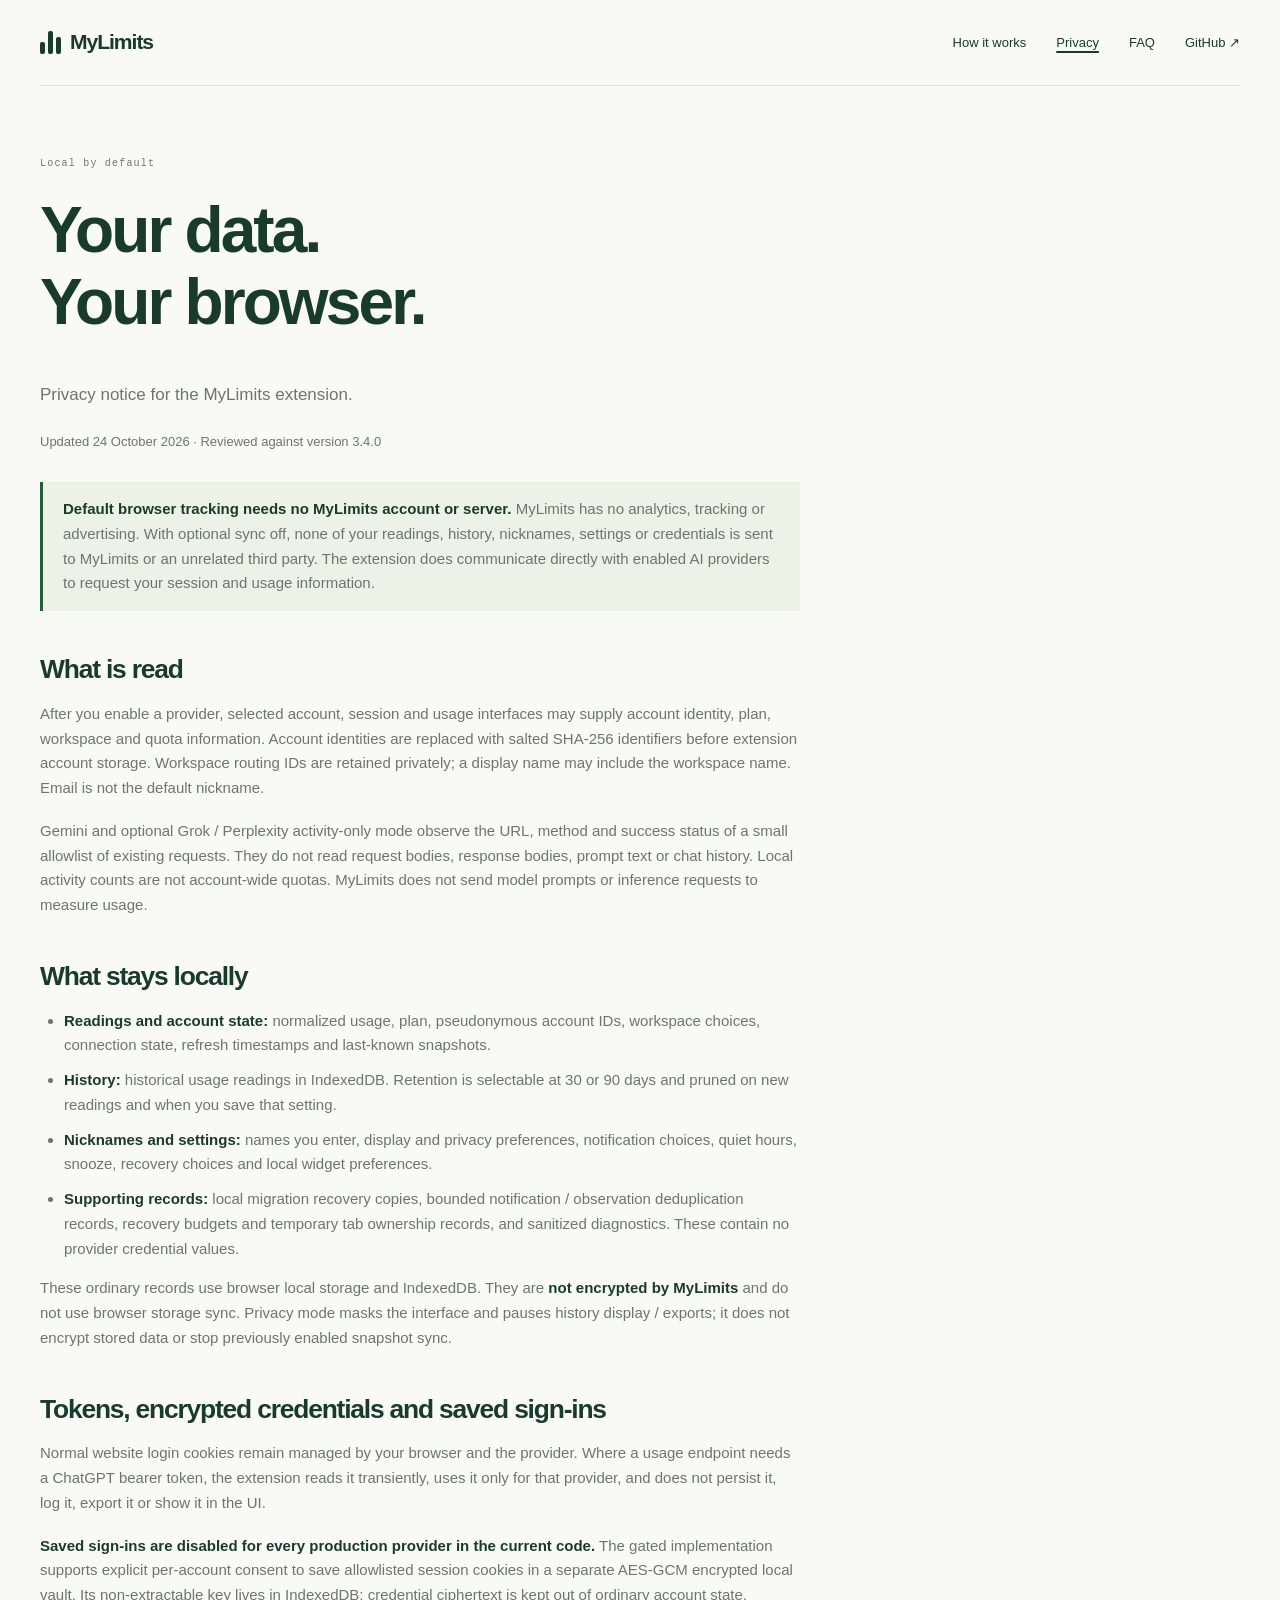
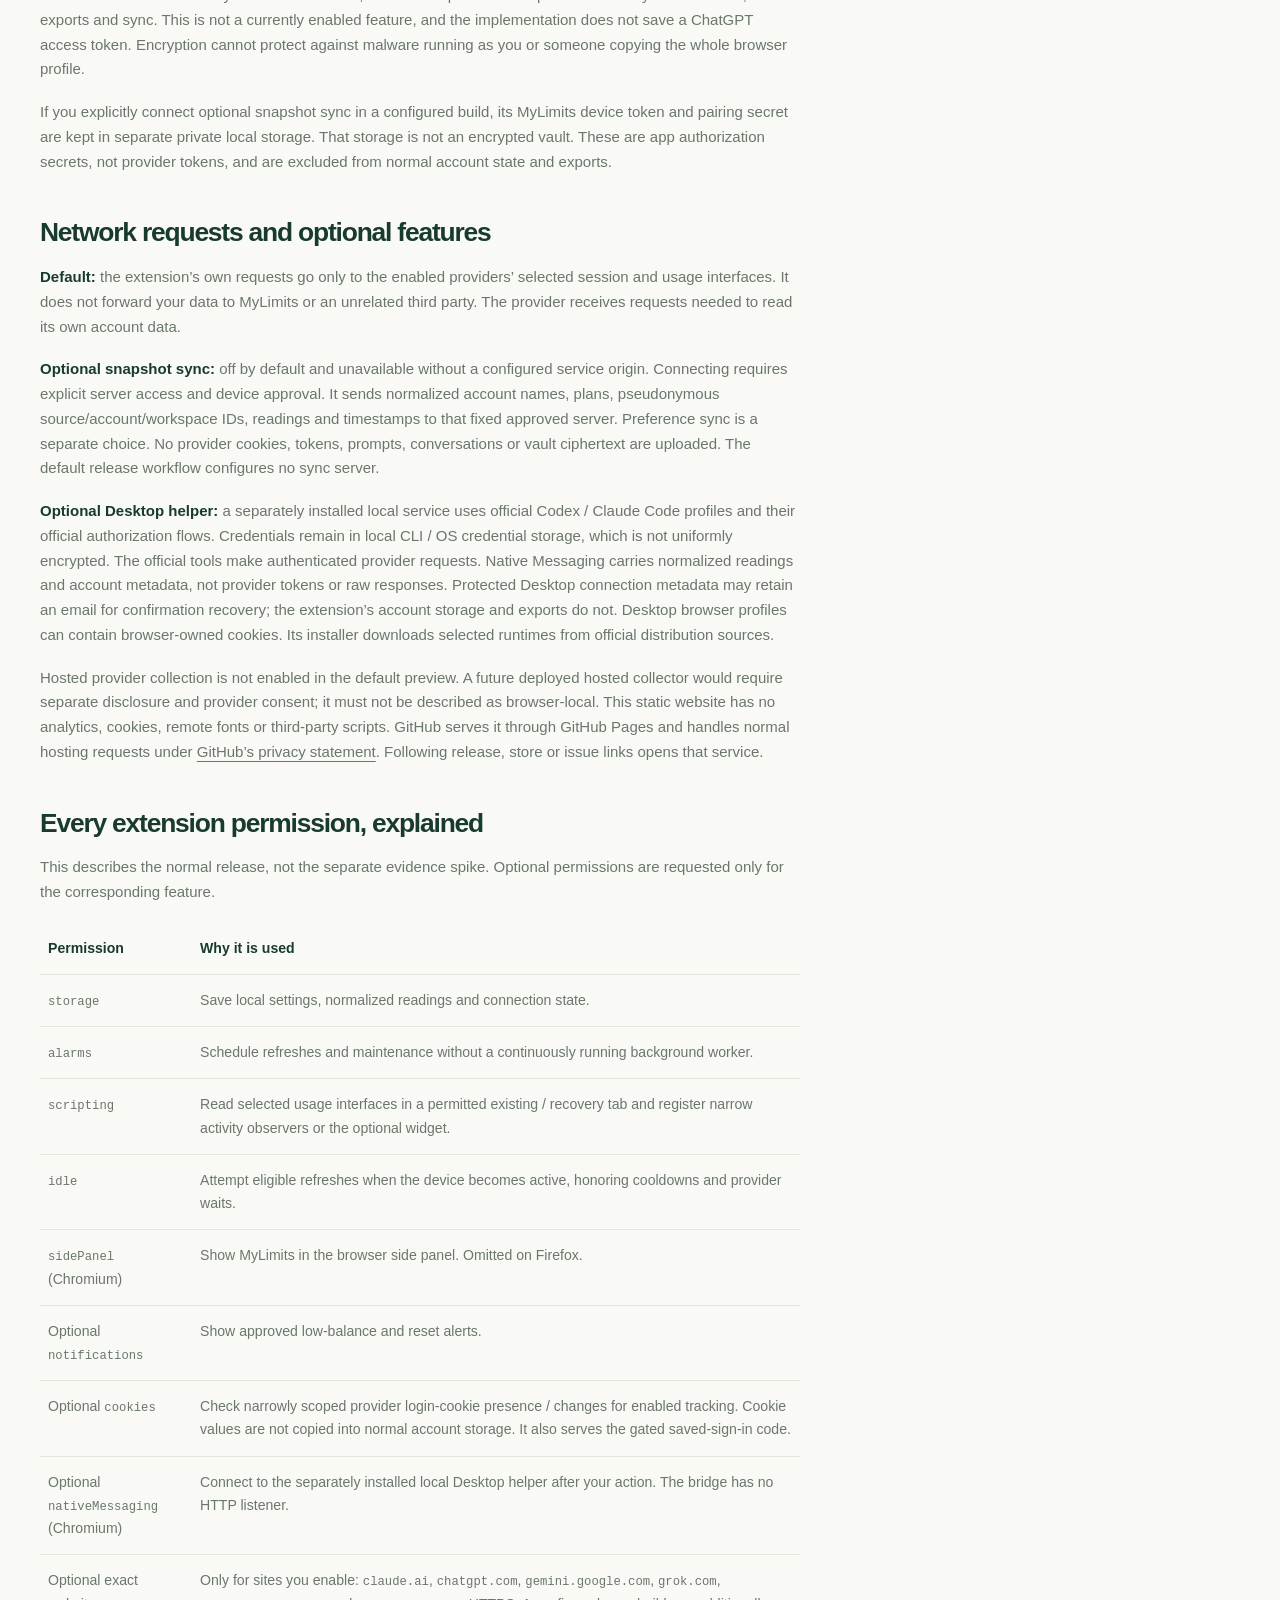
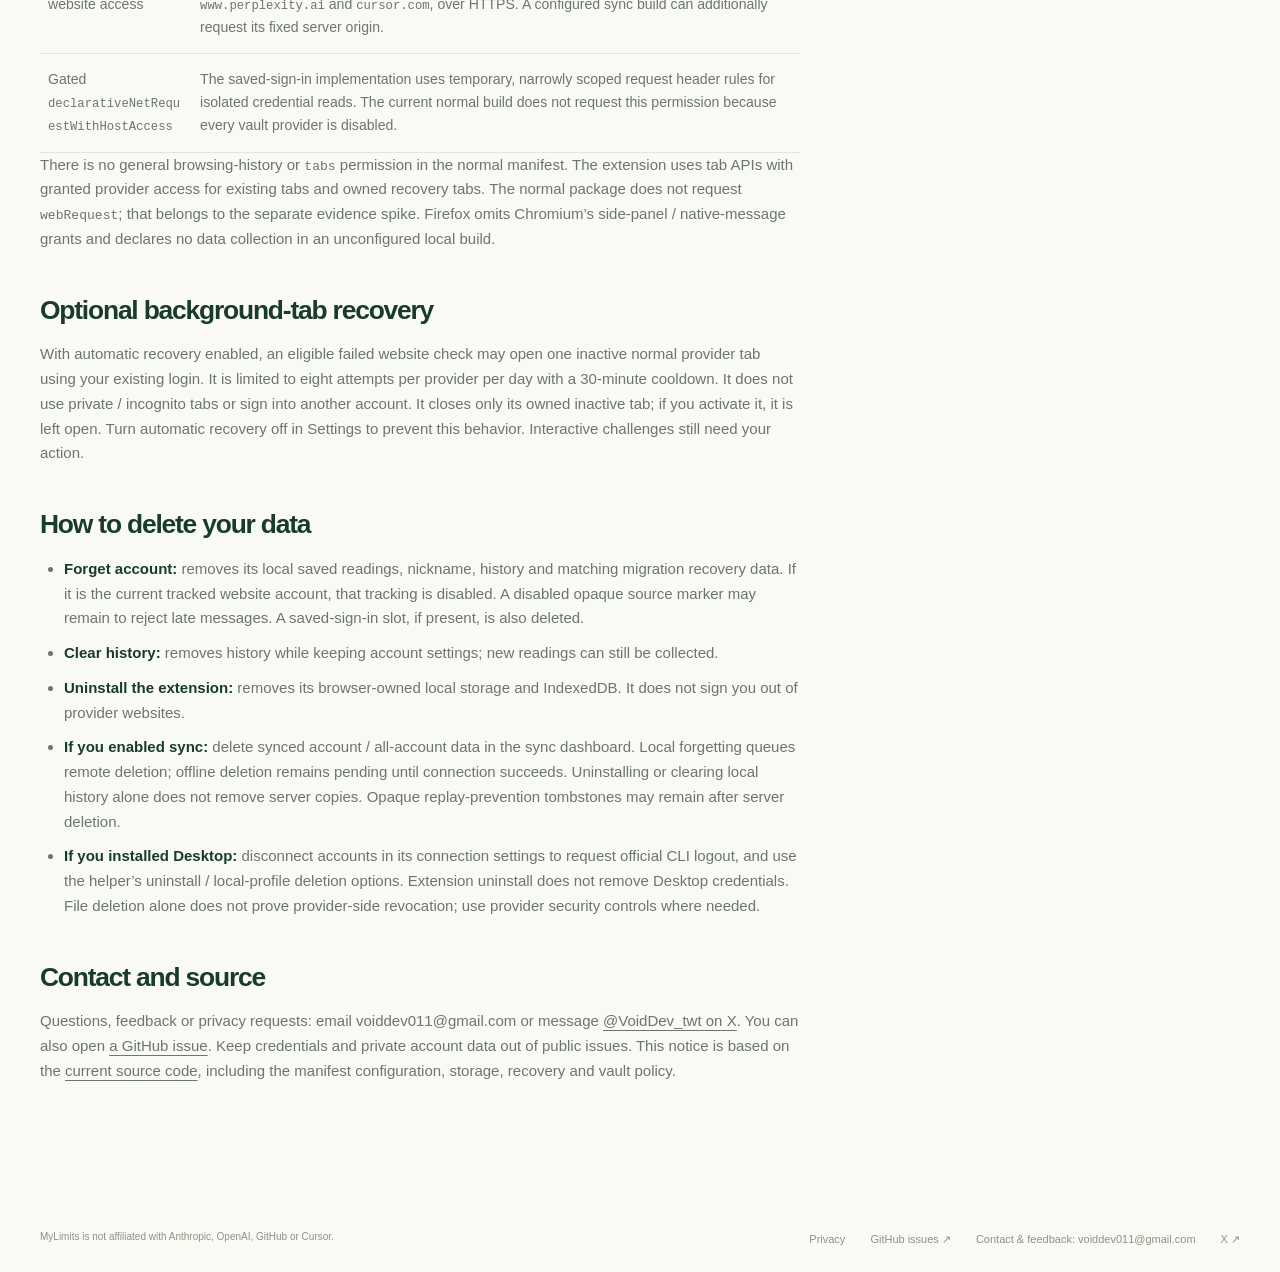
<file: privacy.html>
<!doctype html>
<html lang="en">
  <head>
    <meta charset="utf-8" />
    <meta name="viewport" content="width=device-width, initial-scale=1" />
    <meta name="color-scheme" content="light dark" />
    <meta
      name="description"
      content="A dated, code-based explanation of local storage, permissions, provider requests, optional features and deletion."
    />
    <title>Privacy notice · MyLimits</title>
    <link rel="stylesheet" href="assets/styles.css" />
    <script src="assets/config.js" defer></script>
  </head>
  <body>
    <a class="skip" href="#main">Skip to content</a>
    <div class="wrap">
      <header class="header">
        <a class="brand" href="index.html" aria-label="MyLimits home"
          ><span class="brand-mark" aria-hidden="true"
            ><i></i><i></i><i></i></span
          >MyLimits</a
        >
        <nav aria-label="Main navigation">
          <a href="how-it-works.html">How it works</a
          ><a href="privacy.html" aria-current="page">Privacy</a
          ><a href="faq.html">FAQ</a
          ><a href="https://github.com/voiddev011/mylimits">GitHub ↗</a>
        </nav>
      </header>
      <main id="main">
        <article class="article">
          <p class="eyebrow">Local by default</p>
          <h1>Your data.<br />Your browser.</h1>
          <p class="lead">Privacy notice for the MyLimits extension.</p>
          <p class="quiet">
            Updated <time datetime="2026-10-24">24 October 2026</time> ·
            Reviewed against version 3.4.0
          </p>
          <div class="note">
            <p>
              <strong
                >Default browser tracking needs no MyLimits account or
                server.</strong
              >
              MyLimits has no analytics, tracking or advertising. With optional
              sync off, none of your readings, history, nicknames, settings or
              credentials is sent to MyLimits or an unrelated third party. The
              extension does communicate directly with enabled AI providers to
              request your session and usage information.
            </p>
          </div>
          <h2>What is read</h2>
          <p>
            After you enable a provider, selected account, session and usage
            interfaces may supply account identity, plan, workspace and quota
            information. Account identities are replaced with salted SHA-256
            identifiers before extension account storage. Workspace routing IDs
            are retained privately; a display name may include the workspace
            name. Email is not the default nickname.
          </p>
          <p>
            Gemini and optional Grok / Perplexity activity-only mode observe the
            URL, method and success status of a small allowlist of existing
            requests. They do not read request bodies, response bodies, prompt
            text or chat history. Local activity counts are not account-wide
            quotas. MyLimits does not send model prompts or inference requests
            to measure usage.
          </p>
          <h2>What stays locally</h2>
          <ul>
            <li>
              <strong>Readings and account state:</strong> normalized usage,
              plan, pseudonymous account IDs, workspace choices, connection
              state, refresh timestamps and last-known snapshots.
            </li>
            <li>
              <strong>History:</strong> historical usage readings in IndexedDB.
              Retention is selectable at 30 or 90 days and pruned on new
              readings and when you save that setting.
            </li>
            <li>
              <strong>Nicknames and settings:</strong> names you enter, display
              and privacy preferences, notification choices, quiet hours,
              snooze, recovery choices and local widget preferences.
            </li>
            <li>
              <strong>Supporting records:</strong> local migration recovery
              copies, bounded notification / observation deduplication records,
              recovery budgets and temporary tab ownership records, and
              sanitized diagnostics. These contain no provider credential
              values.
            </li>
          </ul>
          <p>
            These ordinary records use browser local storage and IndexedDB. They
            are <strong>not encrypted by MyLimits</strong> and do not use
            browser storage sync. Privacy mode masks the interface and pauses
            history display / exports; it does not encrypt stored data or stop
            previously enabled snapshot sync.
          </p>
          <h2>Tokens, encrypted credentials and saved sign-ins</h2>
          <p>
            Normal website login cookies remain managed by your browser and the
            provider. Where a usage endpoint needs a ChatGPT bearer token, the
            extension reads it transiently, uses it only for that provider, and
            does not persist it, log it, export it or show it in the UI.
          </p>
          <p>
            <strong
              >Saved sign-ins are disabled for every production provider in the
              current code.</strong
            >
            The gated implementation supports explicit per-account consent to
            save allowlisted session cookies in a separate AES-GCM encrypted
            local vault. Its non-extractable key lives in IndexedDB; credential
            ciphertext is kept out of ordinary account state, exports and sync.
            This is not a currently enabled feature, and the implementation does
            not save a ChatGPT access token. Encryption cannot protect against
            malware running as you or someone copying the whole browser profile.
          </p>
          <p>
            If you explicitly connect optional snapshot sync in a configured
            build, its MyLimits device token and pairing secret are kept in
            separate private local storage. That storage is not an encrypted
            vault. These are app authorization secrets, not provider tokens, and
            are excluded from normal account state and exports.
          </p>
          <h2>Network requests and optional features</h2>
          <p>
            <strong>Default:</strong> the extension’s own requests go only to
            the enabled providers’ selected session and usage interfaces. It
            does not forward your data to MyLimits or an unrelated third party.
            The provider receives requests needed to read its own account data.
          </p>
          <p>
            <strong>Optional snapshot sync:</strong> off by default and
            unavailable without a configured service origin. Connecting requires
            explicit server access and device approval. It sends normalized
            account names, plans, pseudonymous source/account/workspace IDs,
            readings and timestamps to that fixed approved server. Preference
            sync is a separate choice. No provider cookies, tokens, prompts,
            conversations or vault ciphertext are uploaded. The default release
            workflow configures no sync server.
          </p>
          <p>
            <strong>Optional Desktop helper:</strong> a separately installed
            local service uses official Codex / Claude Code profiles and their
            official authorization flows. Credentials remain in local CLI / OS
            credential storage, which is not uniformly encrypted. The official
            tools make authenticated provider requests. Native Messaging carries
            normalized readings and account metadata, not provider tokens or raw
            responses. Protected Desktop connection metadata may retain an email
            for confirmation recovery; the extension’s account storage and
            exports do not. Desktop browser profiles can contain browser-owned
            cookies. Its installer downloads selected runtimes from official
            distribution sources.
          </p>
          <p>
            Hosted provider collection is not enabled in the default preview. A
            future deployed hosted collector would require separate disclosure
            and provider consent; it must not be described as browser-local.
            This static website has no analytics, cookies, remote fonts or
            third-party scripts. GitHub serves it through GitHub Pages and
            handles normal hosting requests under
            <a
              href="https://docs.github.com/en/site-policy/privacy-policies/github-general-privacy-statement"
              >GitHub’s privacy statement</a
            >. Following release, store or issue links opens that service.
          </p>
          <h2>Every extension permission, explained</h2>
          <p>
            This describes the normal release, not the separate evidence spike.
            Optional permissions are requested only for the corresponding
            feature.
          </p>
          <table>
            <thead>
              <tr>
                <th scope="col">Permission</th>
                <th scope="col">Why it is used</th>
              </tr>
            </thead>
            <tbody>
              <tr>
                <td><code>storage</code></td>
                <td>
                  Save local settings, normalized readings and connection state.
                </td>
              </tr>
              <tr>
                <td><code>alarms</code></td>
                <td>
                  Schedule refreshes and maintenance without a continuously
                  running background worker.
                </td>
              </tr>
              <tr>
                <td><code>scripting</code></td>
                <td>
                  Read selected usage interfaces in a permitted existing /
                  recovery tab and register narrow activity observers or the
                  optional widget.
                </td>
              </tr>
              <tr>
                <td><code>idle</code></td>
                <td>
                  Attempt eligible refreshes when the device becomes active,
                  honoring cooldowns and provider waits.
                </td>
              </tr>
              <tr>
                <td><code>sidePanel</code> (Chromium)</td>
                <td>
                  Show MyLimits in the browser side panel. Omitted on Firefox.
                </td>
              </tr>
              <tr>
                <td>Optional <code>notifications</code></td>
                <td>Show approved low-balance and reset alerts.</td>
              </tr>
              <tr>
                <td>Optional <code>cookies</code></td>
                <td>
                  Check narrowly scoped provider login-cookie presence / changes
                  for enabled tracking. Cookie values are not copied into normal
                  account storage. It also serves the gated saved-sign-in code.
                </td>
              </tr>
              <tr>
                <td>Optional <code>nativeMessaging</code> (Chromium)</td>
                <td>
                  Connect to the separately installed local Desktop helper after
                  your action. The bridge has no HTTP listener.
                </td>
              </tr>
              <tr>
                <td>Optional exact website access</td>
                <td>
                  Only for sites you enable: <code>claude.ai</code>,
                  <code>chatgpt.com</code>, <code>gemini.google.com</code>,
                  <code>grok.com</code>, <code>www.perplexity.ai</code> and
                  <code>cursor.com</code>, over HTTPS. A configured sync build
                  can additionally request its fixed server origin.
                </td>
              </tr>
              <tr>
                <td>Gated <code>declarativeNetRequestWithHostAccess</code></td>
                <td>
                  The saved-sign-in implementation uses temporary, narrowly
                  scoped request header rules for isolated credential reads. The
                  current normal build does not request this permission because
                  every vault provider is disabled.
                </td>
              </tr>
            </tbody>
          </table>
          <p>
            There is no general browsing-history or <code>tabs</code> permission
            in the normal manifest. The extension uses tab APIs with granted
            provider access for existing tabs and owned recovery tabs. The
            normal package does not request <code>webRequest</code>; that
            belongs to the separate evidence spike. Firefox omits Chromium’s
            side-panel / native-message grants and declares no data collection
            in an unconfigured local build.
          </p>
          <h2>Optional background-tab recovery</h2>
          <p>
            With automatic recovery enabled, an eligible failed website check
            may open one inactive normal provider tab using your existing login.
            It is limited to eight attempts per provider per day with a
            30-minute cooldown. It does not use private / incognito tabs or sign
            into another account. It closes only its owned inactive tab; if you
            activate it, it is left open. Turn automatic recovery off in
            Settings to prevent this behavior. Interactive challenges still need
            your action.
          </p>
          <h2 id="delete">How to delete your data</h2>
          <ul>
            <li>
              <strong>Forget account:</strong> removes its local saved readings,
              nickname, history and matching migration recovery data. If it is
              the current tracked website account, that tracking is disabled. A
              disabled opaque source marker may remain to reject late messages.
              A saved-sign-in slot, if present, is also deleted.
            </li>
            <li>
              <strong>Clear history:</strong> removes history while keeping
              account settings; new readings can still be collected.
            </li>
            <li>
              <strong>Uninstall the extension:</strong> removes its
              browser-owned local storage and IndexedDB. It does not sign you
              out of provider websites.
            </li>
            <li>
              <strong>If you enabled sync:</strong> delete synced account /
              all-account data in the sync dashboard. Local forgetting queues
              remote deletion; offline deletion remains pending until connection
              succeeds. Uninstalling or clearing local history alone does not
              remove server copies. Opaque replay-prevention tombstones may
              remain after server deletion.
            </li>
            <li>
              <strong>If you installed Desktop:</strong> disconnect accounts in
              its connection settings to request official CLI logout, and use
              the helper’s uninstall / local-profile deletion options. Extension
              uninstall does not remove Desktop credentials. File deletion alone
              does not prove provider-side revocation; use provider security
              controls where needed.
            </li>
          </ul>
          <h2>Contact and source</h2>
          <p>
            Questions, feedback or privacy requests: email voiddev011@gmail.com
            or message
            <a href="https://x.com/VoidDev_twt" target="_blank" rel="noreferrer"
              >@VoidDev_twt on X</a
            >. You can also open
            <a href="https://github.com/voiddev011/mylimits/issues"
              >a GitHub issue</a
            >. Keep credentials and private account data out of public issues.
            This notice is based on the
            <a href="https://github.com/voiddev011/mylimits"
              >current source code</a
            >, including the manifest configuration, storage, recovery and vault
            policy.
          </p>
        </article>
      </main>
      <footer class="footer">
        <p>
          MyLimits is not affiliated with Anthropic, OpenAI, GitHub or Cursor.
        </p>
        <div class="footer-links">
          <a href="privacy.html">Privacy</a
          ><a href="https://github.com/voiddev011/mylimits/issues"
            >GitHub issues ↗</a
          ><span>Contact &amp; feedback: voiddev011@gmail.com</span
          ><a href="https://x.com/VoidDev_twt" target="_blank" rel="noreferrer"
            >X ↗</a
          >
        </div>
      </footer>
    </div>
  </body>
</html>
</file>
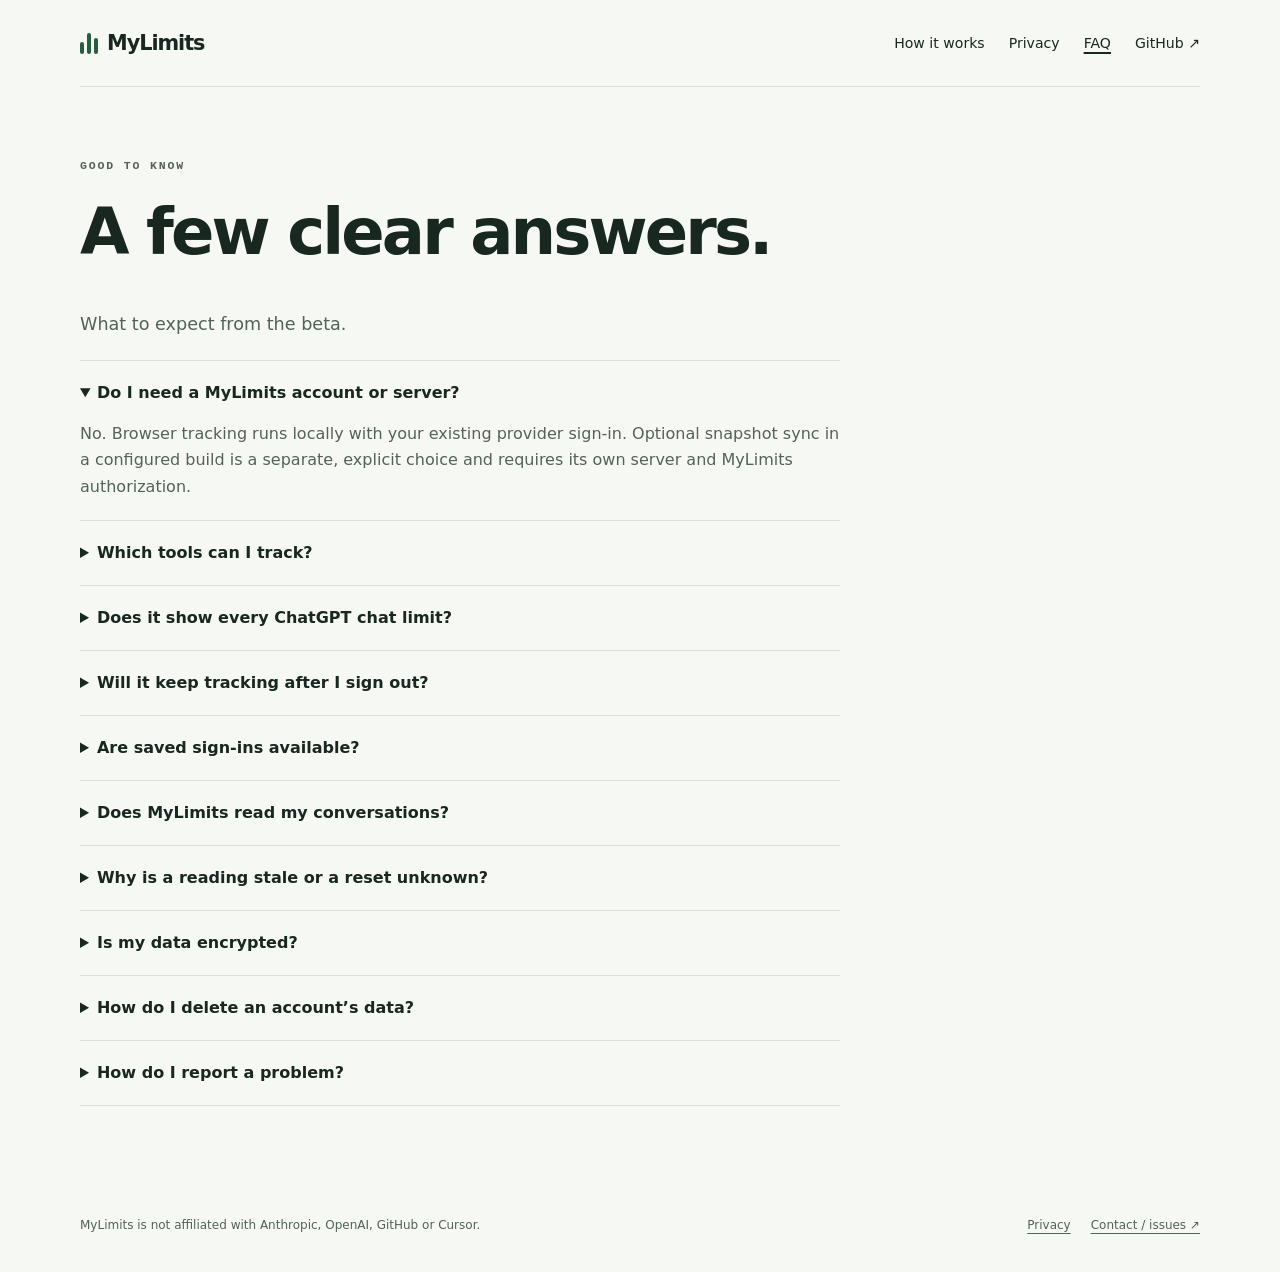
<file: website/faq.html>
<!doctype html>
<html lang="en"><head><meta charset="utf-8"><meta name="viewport" content="width=device-width, initial-scale=1"><meta name="color-scheme" content="light dark"><meta name="description" content="Answers about supported AI tools, browser tracking, sign-ins and privacy in MyLimits."><title>Frequently asked questions · MyLimits</title><link rel="stylesheet" href="assets/styles.css"><script src="assets/config.js" defer></script></head>
<body><a class="skip" href="#main">Skip to content</a><div class="wrap"><header class="header"><a class="brand" href="index.html" aria-label="MyLimits home"><span class="brand-mark" aria-hidden="true"><i></i><i></i><i></i></span>MyLimits</a><nav aria-label="Main navigation"><a href="how-it-works.html">How it works</a><a href="privacy.html">Privacy</a><a href="faq.html" aria-current="page">FAQ</a><a href="https://github.com/voiddev011/mylimits">GitHub ↗</a></nav></header><main id="main"><article class="article">
<p class="eyebrow">Good to know</p><h1>A few clear answers.</h1><p class="lead">What to expect from the beta.</p>
<details open><summary>Do I need a MyLimits account or server?</summary><p>No. Browser tracking runs locally with your existing provider sign-in. Optional snapshot sync in a configured build is a separate, explicit choice and requires its own server and MyLimits authorization.</p></details>
<details><summary>Which tools can I track?</summary><p>Claude, ChatGPT / Codex and Cursor have beta website readers. The optional local helper supports independent Codex and Claude Code accounts. GitHub Copilot is coming soon. The extension also includes Gemini local activity observations and Grok / Perplexity readers; availability and quota coverage vary by source and plan.</p></details>
<details><summary>Does it show every ChatGPT chat limit?</summary><p>No. The ChatGPT website reader focuses on the Work / Codex allowance. Ordinary chat quotas are separate, and missing limits are not estimated.</p></details>
<details><summary>Will it keep tracking after I sign out?</summary><p>Website tracking depends on your browser’s provider session. Sign-out, expiry or a provider challenge can interrupt it. Optional recovery can attempt a brief background tab, but cannot sign in for you. Independent accounts through the Desktop helper use separate official CLI profiles; their sessions can also expire or be revoked.</p></details>
<details><summary>Are saved sign-ins available?</summary><p>Not in the current production policy. Every provider’s saved-sign-in vault is disabled. The code contains an opt-in encrypted local vault for future gated use; its presence does not mean independent website sign-ins are currently supported.</p></details>
<details><summary>Does MyLimits read my conversations?</summary><p>It does not collect prompts or conversations. Selected session and usage interfaces supply identity and normalized usage. Activity-only observation checks an allowlist of request URLs, methods and success statuses, not request or response bodies.</p></details>
<details><summary>Why is a reading stale or a reset unknown?</summary><p>The provider may not expose that information, your login may have expired, or a check may have failed. MyLimits retains the last successful reading with its age. A countdown reaching zero alone is not evidence that the provider reset a quota.</p></details>
<details><summary>Is my data encrypted?</summary><p>Normal readings, nicknames, history and settings are local, but are not an encrypted vault. The disabled saved-sign-in implementation encrypts credentials separately. Desktop profiles use official CLI credential storage, whose protection depends on the platform. Privacy mode hides screen content; it does not encrypt your data.</p></details>
<details><summary>How do I delete an account’s data?</summary><p>Use <strong>Forget account</strong> to remove its saved readings, nickname and history. Uninstalling removes the extension’s browser storage. Optional synced copies and Desktop profiles require separate removal. See the <a href="privacy.html#delete">deletion instructions</a>.</p></details>
<details><summary>How do I report a problem?</summary><p>Open a <a href="https://github.com/voiddev011/mylimits/issues">GitHub issue</a>. Include your browser, extension version and a description of the problem. Do not post tokens, cookies, sign-in links or private account exports.</p></details></article></main><footer class="footer"><p>MyLimits is not affiliated with Anthropic, OpenAI, GitHub or Cursor.</p><div class="footer-links"><a href="privacy.html">Privacy</a><a href="https://github.com/voiddev011/mylimits/issues">Contact / issues ↗</a></div></footer></div></body></html>
</file>
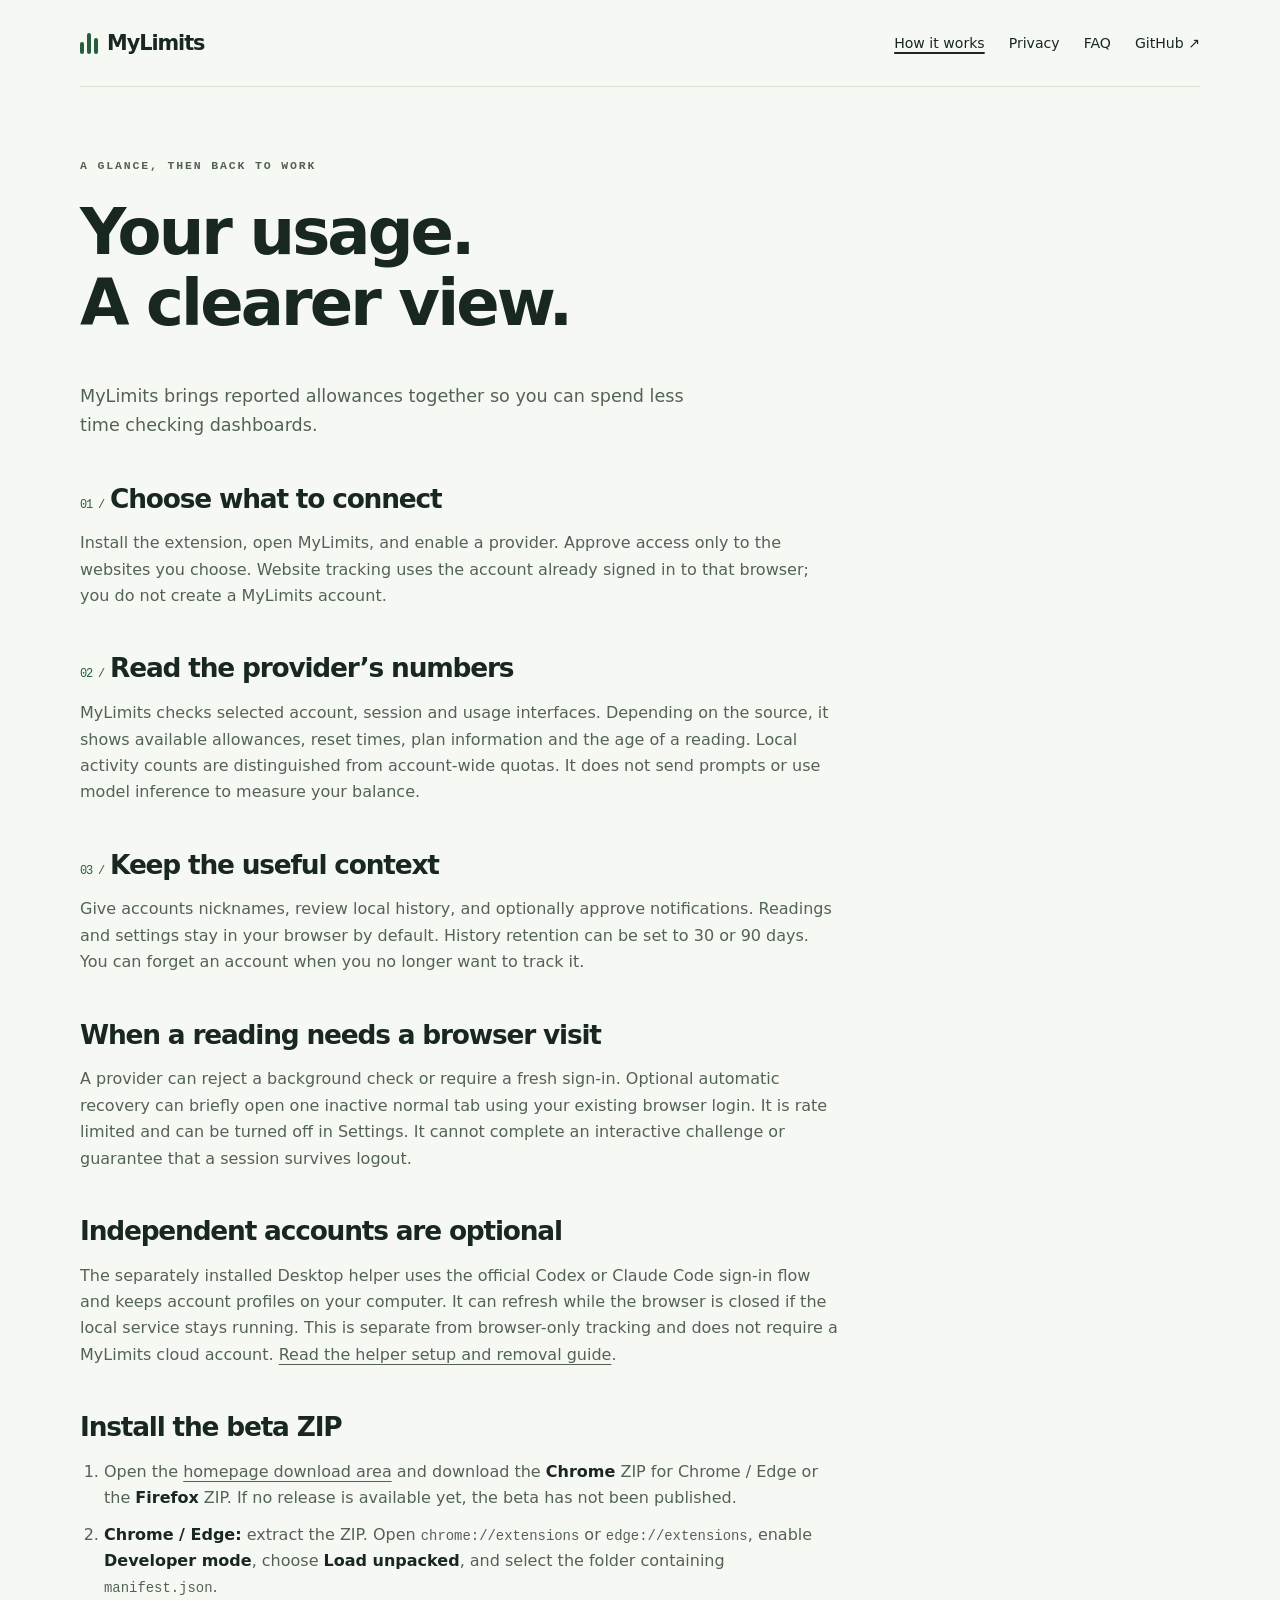
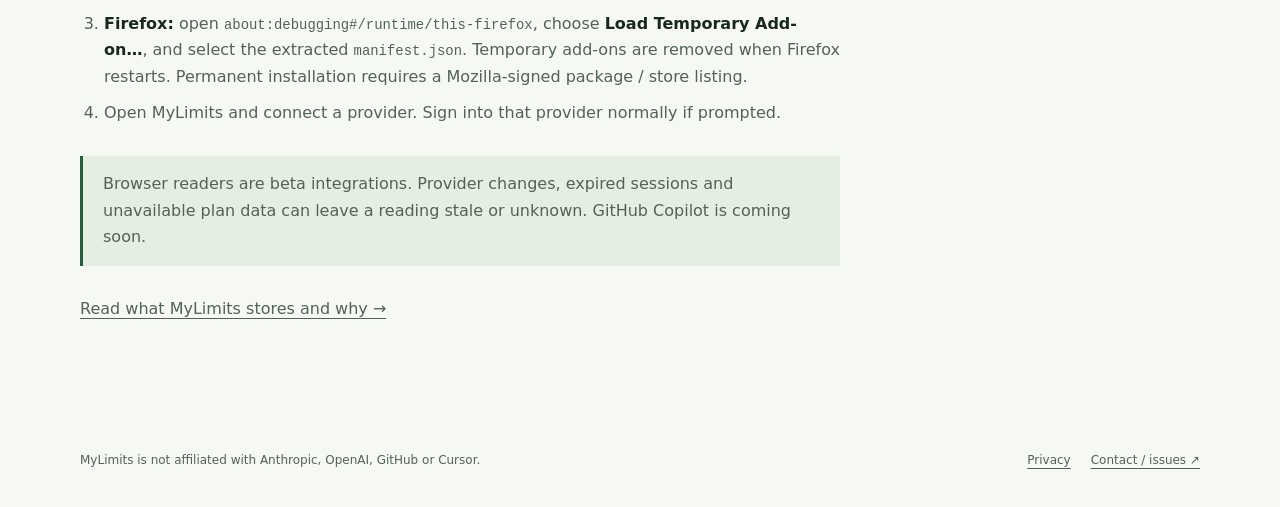
<file: website/how-it-works.html>
<!doctype html>
<html lang="en"><head><meta charset="utf-8"><meta name="viewport" content="width=device-width, initial-scale=1"><meta name="color-scheme" content="light dark"><meta name="description" content="Connect the websites you choose, check reported usage, and keep your readings locally."><title>How it works · MyLimits</title><link rel="stylesheet" href="assets/styles.css"><script src="assets/config.js" defer></script></head>
<body><a class="skip" href="#main">Skip to content</a><div class="wrap"><header class="header"><a class="brand" href="index.html" aria-label="MyLimits home"><span class="brand-mark" aria-hidden="true"><i></i><i></i><i></i></span>MyLimits</a><nav aria-label="Main navigation"><a href="how-it-works.html" aria-current="page">How it works</a><a href="privacy.html">Privacy</a><a href="faq.html">FAQ</a><a href="https://github.com/voiddev011/mylimits">GitHub ↗</a></nav></header><main id="main"><article class="article">
<p class="eyebrow">A glance, then back to work</p><h1>Your usage.<br>A clearer view.</h1><p class="lead">MyLimits brings reported allowances together so you can spend less time checking dashboards.</p>
<h2><span class="step">01 / </span>Choose what to connect</h2><p>Install the extension, open MyLimits, and enable a provider. Approve access only to the websites you choose. Website tracking uses the account already signed in to that browser; you do not create a MyLimits account.</p>
<h2><span class="step">02 / </span>Read the provider’s numbers</h2><p>MyLimits checks selected account, session and usage interfaces. Depending on the source, it shows available allowances, reset times, plan information and the age of a reading. Local activity counts are distinguished from account-wide quotas. It does not send prompts or use model inference to measure your balance.</p>
<h2><span class="step">03 / </span>Keep the useful context</h2><p>Give accounts nicknames, review local history, and optionally approve notifications. Readings and settings stay in your browser by default. History retention can be set to 30 or 90 days. You can forget an account when you no longer want to track it.</p>
<h2>When a reading needs a browser visit</h2><p>A provider can reject a background check or require a fresh sign-in. Optional automatic recovery can briefly open one inactive normal tab using your existing browser login. It is rate limited and can be turned off in Settings. It cannot complete an interactive challenge or guarantee that a session survives logout.</p>
<h2>Independent accounts are optional</h2><p>The separately installed Desktop helper uses the official Codex or Claude Code sign-in flow and keeps account profiles on your computer. It can refresh while the browser is closed if the local service stays running. This is separate from browser-only tracking and does not require a MyLimits cloud account. <a href="https://github.com/voiddev011/mylimits/blob/main/docs/INSTALL.md">Read the helper setup and removal guide</a>.</p>
<h2 id="beta">Install the beta ZIP</h2><ol><li>Open the <a href="index.html#install">homepage download area</a> and download the <strong>Chrome</strong> ZIP for Chrome / Edge or the <strong>Firefox</strong> ZIP. If no release is available yet, the beta has not been published.</li><li><strong>Chrome / Edge:</strong> extract the ZIP. Open <code>chrome://extensions</code> or <code>edge://extensions</code>, enable <strong>Developer mode</strong>, choose <strong>Load unpacked</strong>, and select the folder containing <code>manifest.json</code>.</li><li><strong>Firefox:</strong> open <code>about:debugging#/runtime/this-firefox</code>, choose <strong>Load Temporary Add-on…</strong>, and select the extracted <code>manifest.json</code>. Temporary add-ons are removed when Firefox restarts. Permanent installation requires a Mozilla-signed package / store listing.</li><li>Open MyLimits and connect a provider. Sign into that provider normally if prompted.</li></ol><p class="note">Browser readers are beta integrations. Provider changes, expired sessions and unavailable plan data can leave a reading stale or unknown. GitHub Copilot is coming soon.</p><p><a href="privacy.html">Read what MyLimits stores and why →</a></p></article></main><footer class="footer"><p>MyLimits is not affiliated with Anthropic, OpenAI, GitHub or Cursor.</p><div class="footer-links"><a href="privacy.html">Privacy</a><a href="https://github.com/voiddev011/mylimits/issues">Contact / issues ↗</a></div></footer></div></body></html>
</file>
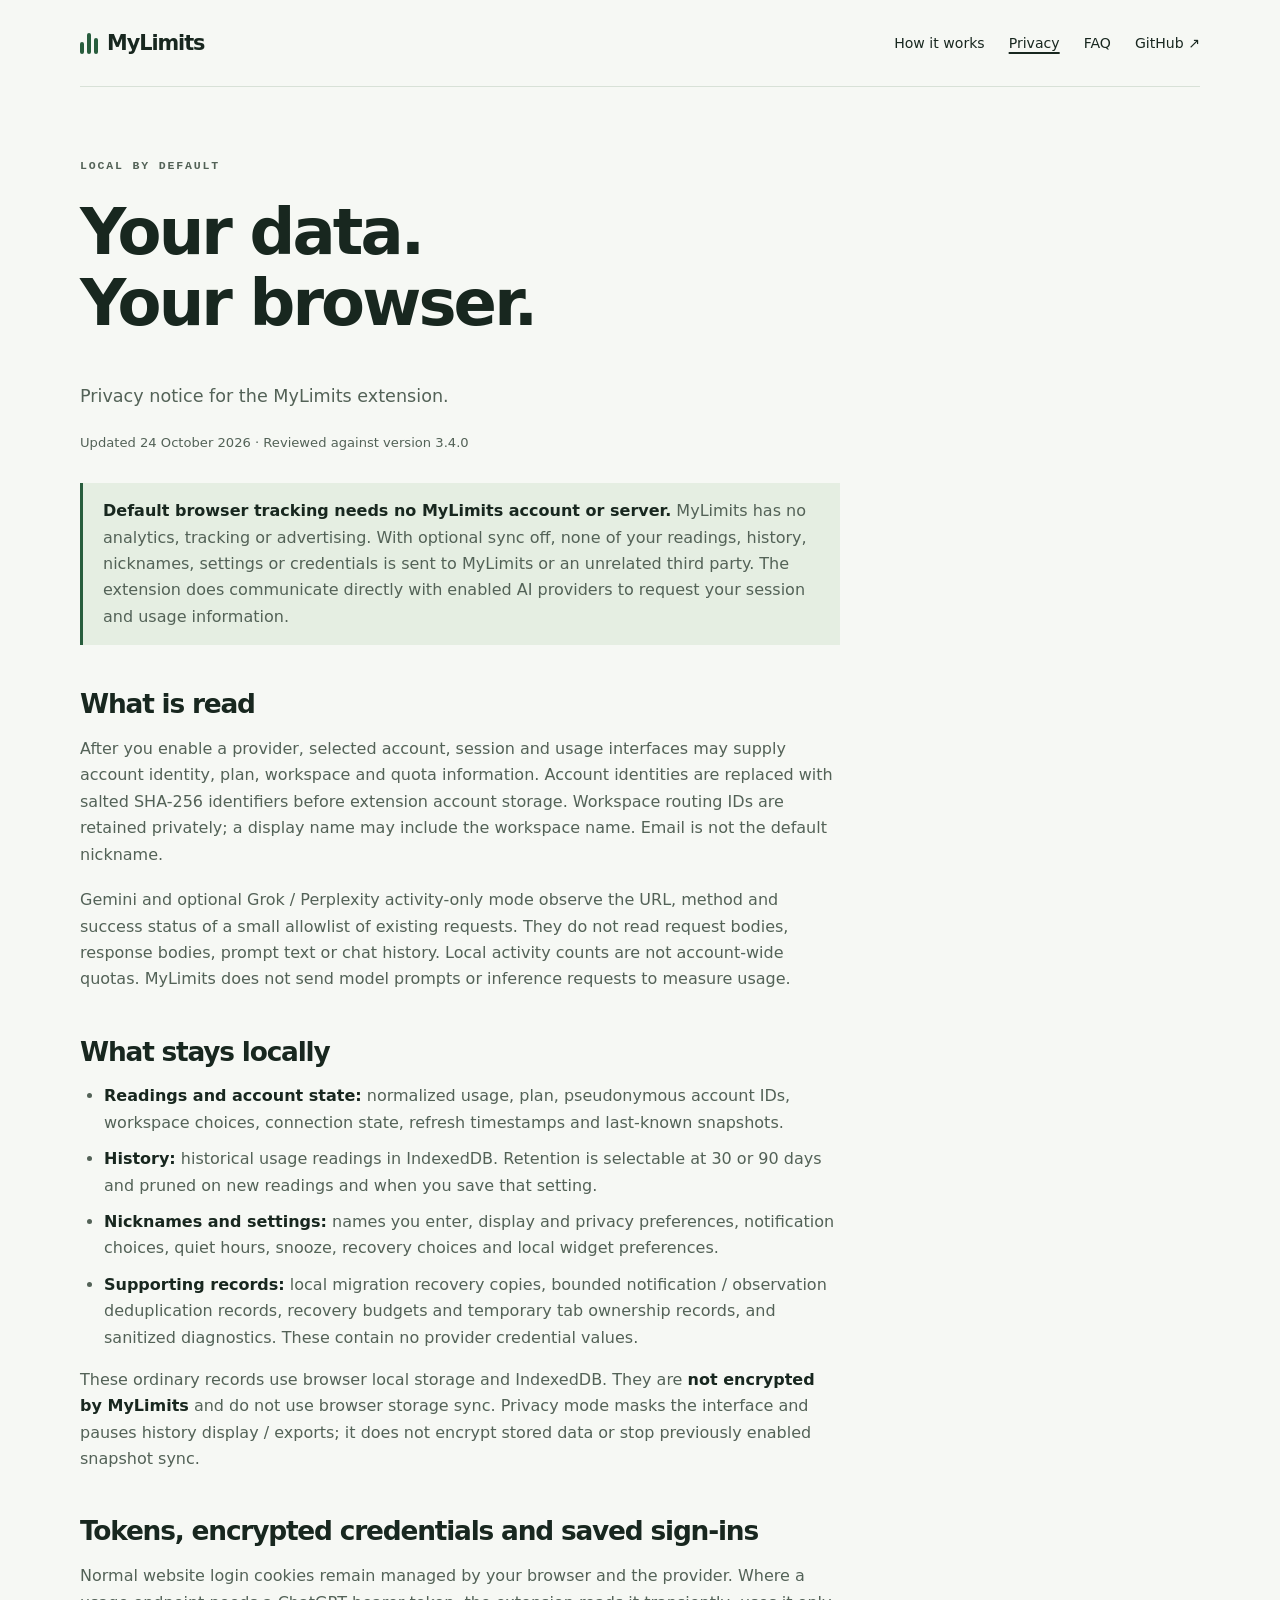
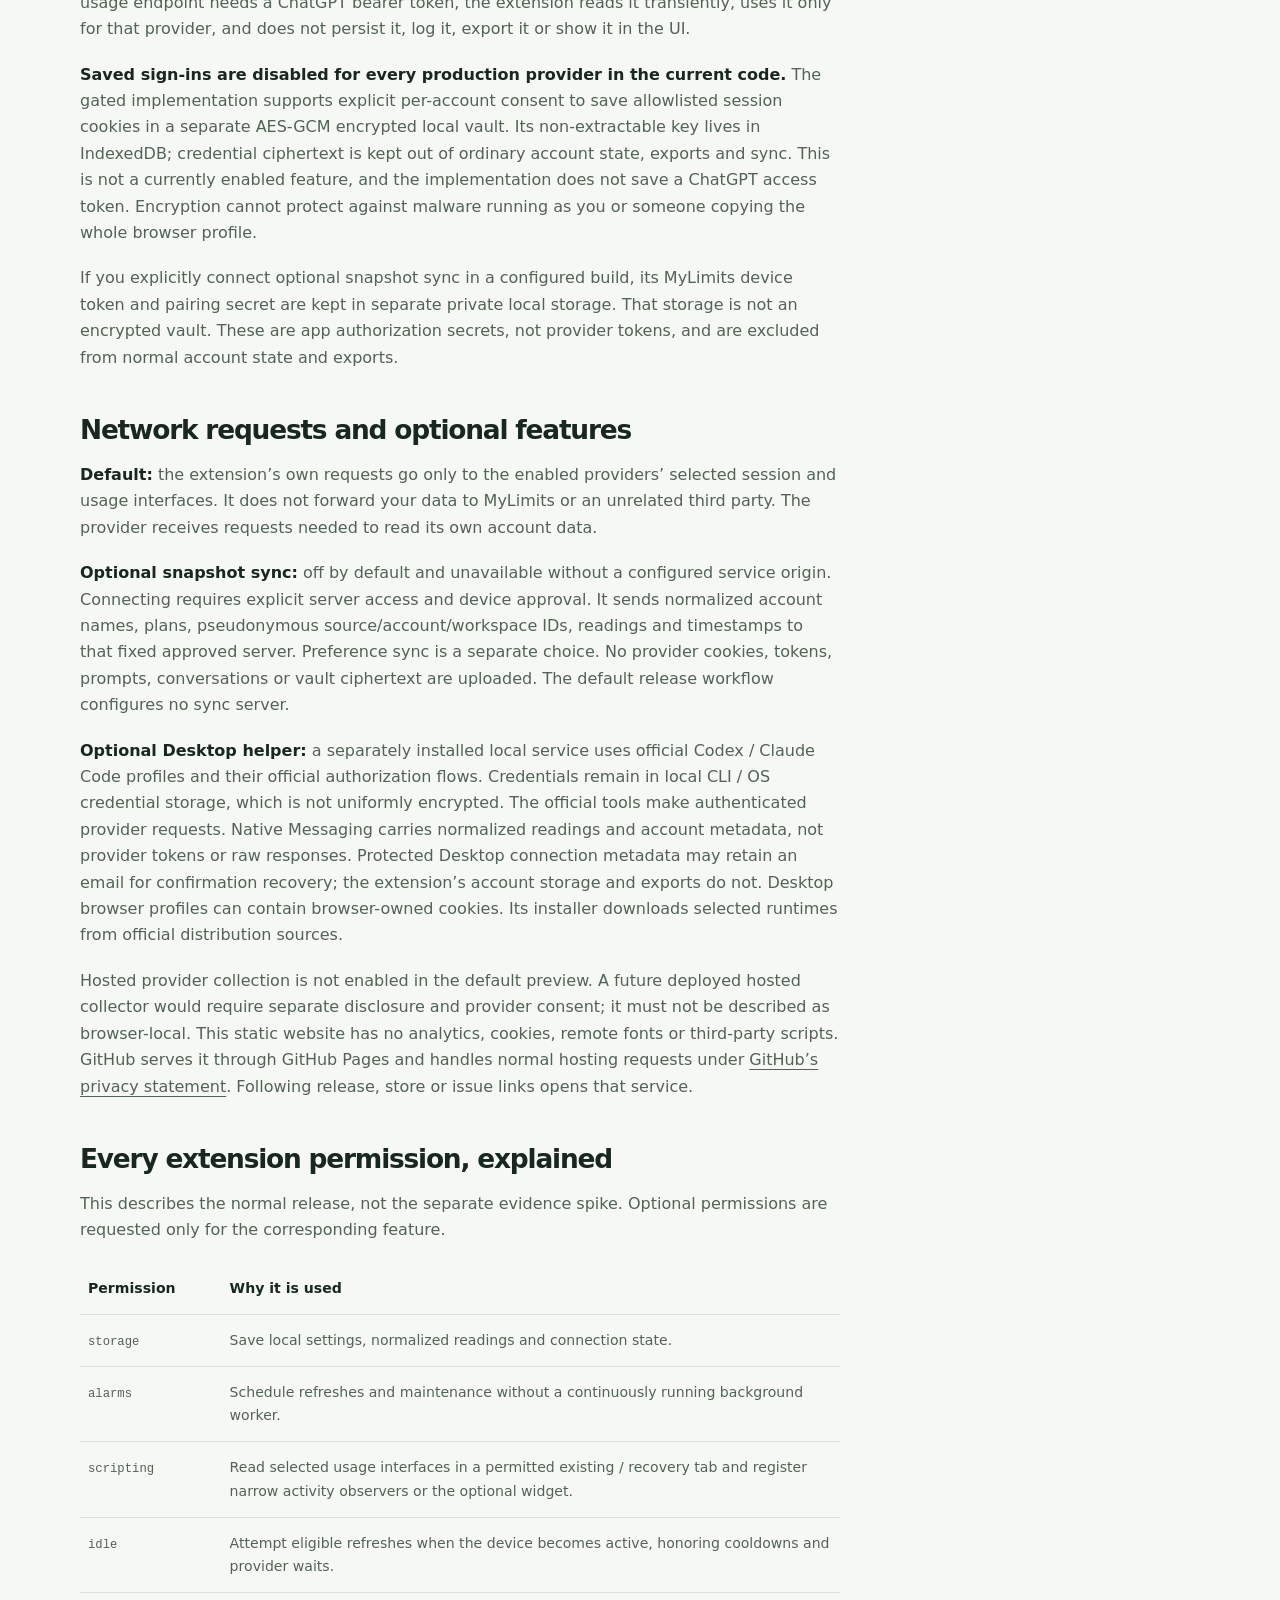
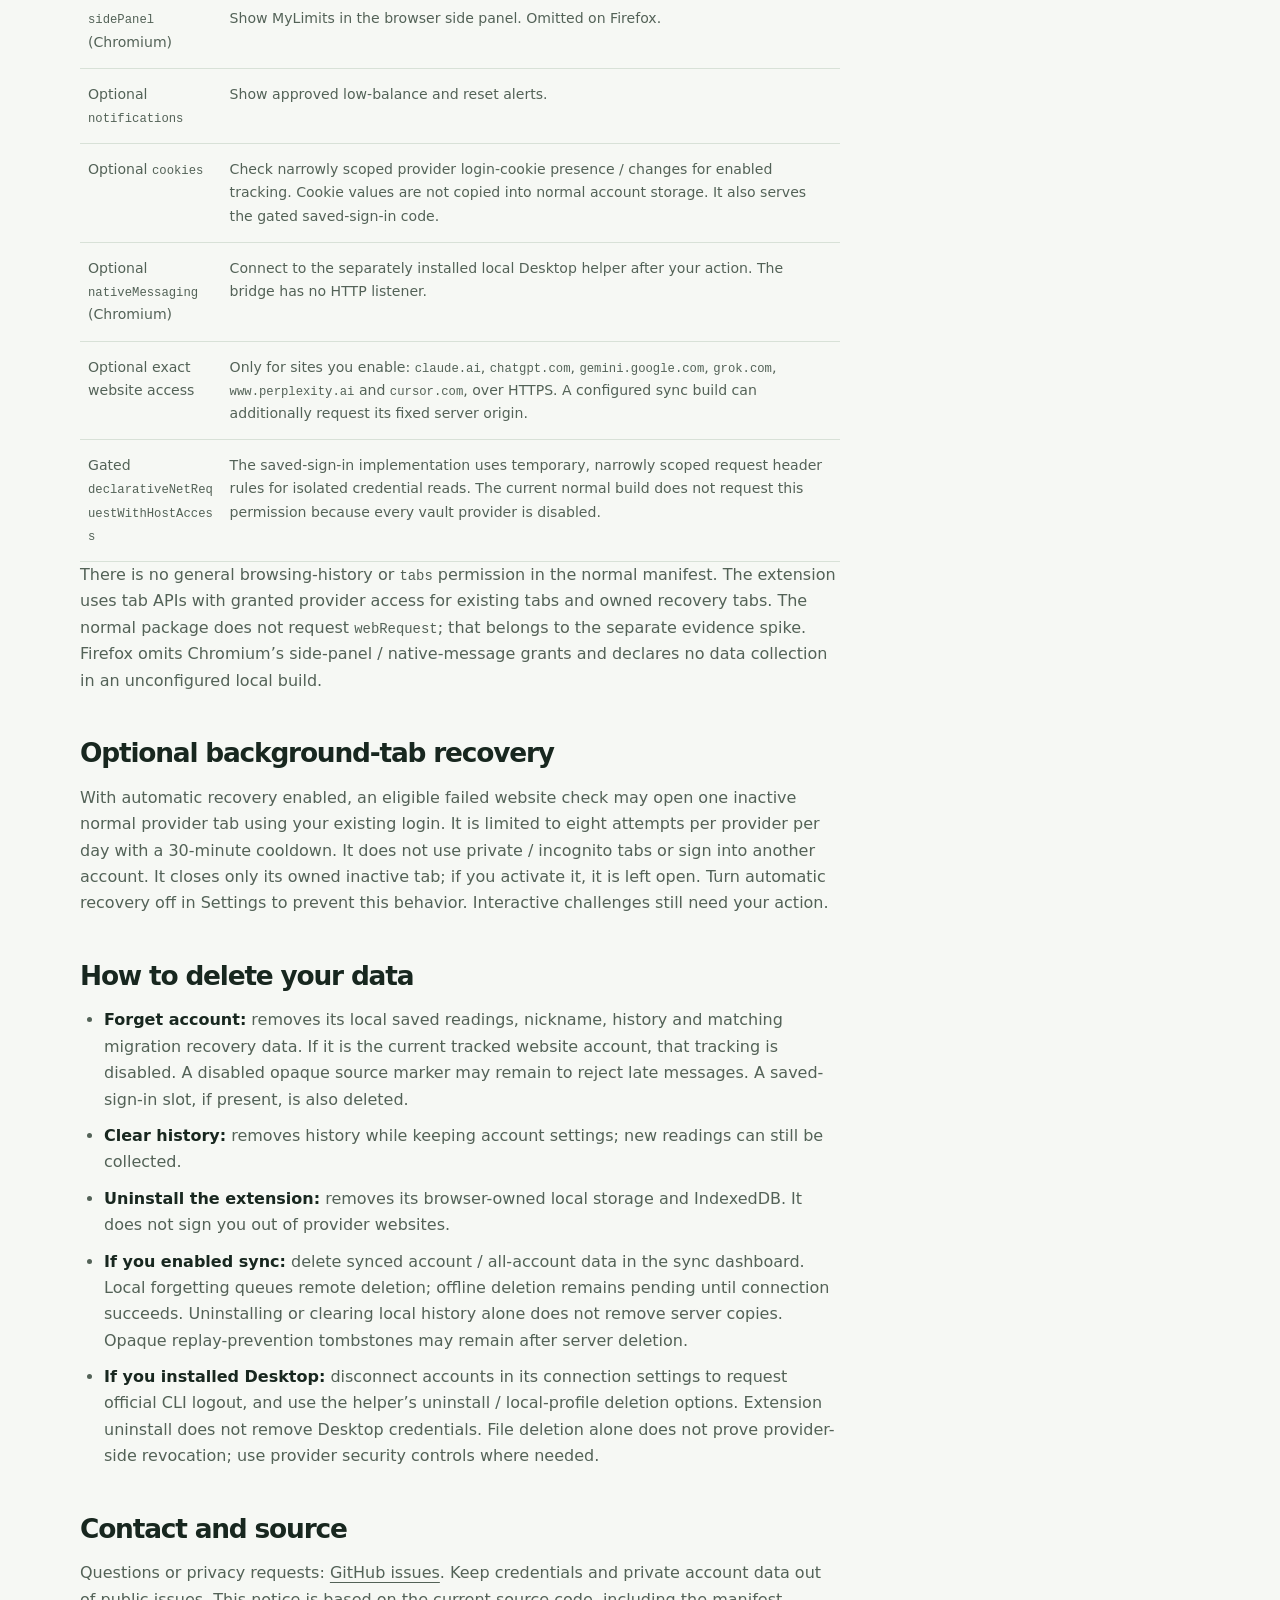
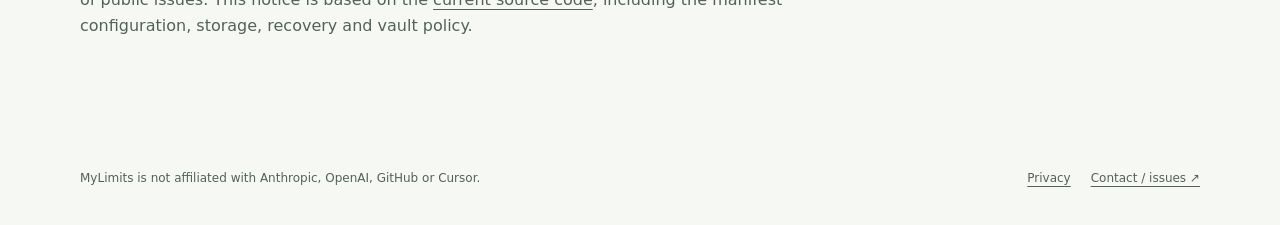
<file: website/privacy.html>
<!doctype html>
<html lang="en"><head><meta charset="utf-8"><meta name="viewport" content="width=device-width, initial-scale=1"><meta name="color-scheme" content="light dark"><meta name="description" content="A dated, code-based explanation of local storage, permissions, provider requests, optional features and deletion."><title>Privacy notice · MyLimits</title><link rel="stylesheet" href="assets/styles.css"><script src="assets/config.js" defer></script></head>
<body><a class="skip" href="#main">Skip to content</a><div class="wrap"><header class="header"><a class="brand" href="index.html" aria-label="MyLimits home"><span class="brand-mark" aria-hidden="true"><i></i><i></i><i></i></span>MyLimits</a><nav aria-label="Main navigation"><a href="how-it-works.html">How it works</a><a href="privacy.html" aria-current="page">Privacy</a><a href="faq.html">FAQ</a><a href="https://github.com/voiddev011/mylimits">GitHub ↗</a></nav></header><main id="main"><article class="article">
<p class="eyebrow">Local by default</p><h1>Your data.<br>Your browser.</h1><p class="lead">Privacy notice for the MyLimits extension.</p><p class="quiet">Updated <time datetime="2026-10-24">24 October 2026</time> · Reviewed against version 3.4.0</p>
<div class="note"><p><strong>Default browser tracking needs no MyLimits account or server.</strong> MyLimits has no analytics, tracking or advertising. With optional sync off, none of your readings, history, nicknames, settings or credentials is sent to MyLimits or an unrelated third party. The extension does communicate directly with enabled AI providers to request your session and usage information.</p></div>
<h2>What is read</h2><p>After you enable a provider, selected account, session and usage interfaces may supply account identity, plan, workspace and quota information. Account identities are replaced with salted SHA-256 identifiers before extension account storage. Workspace routing IDs are retained privately; a display name may include the workspace name. Email is not the default nickname.</p><p>Gemini and optional Grok / Perplexity activity-only mode observe the URL, method and success status of a small allowlist of existing requests. They do not read request bodies, response bodies, prompt text or chat history. Local activity counts are not account-wide quotas. MyLimits does not send model prompts or inference requests to measure usage.</p>
<h2>What stays locally</h2><ul><li><strong>Readings and account state:</strong> normalized usage, plan, pseudonymous account IDs, workspace choices, connection state, refresh timestamps and last-known snapshots.</li><li><strong>History:</strong> historical usage readings in IndexedDB. Retention is selectable at 30 or 90 days and pruned on new readings and when you save that setting.</li><li><strong>Nicknames and settings:</strong> names you enter, display and privacy preferences, notification choices, quiet hours, snooze, recovery choices and local widget preferences.</li><li><strong>Supporting records:</strong> local migration recovery copies, bounded notification / observation deduplication records, recovery budgets and temporary tab ownership records, and sanitized diagnostics. These contain no provider credential values.</li></ul><p>These ordinary records use browser local storage and IndexedDB. They are <strong>not encrypted by MyLimits</strong> and do not use browser storage sync. Privacy mode masks the interface and pauses history display / exports; it does not encrypt stored data or stop previously enabled snapshot sync.</p>
<h2>Tokens, encrypted credentials and saved sign-ins</h2><p>Normal website login cookies remain managed by your browser and the provider. Where a usage endpoint needs a ChatGPT bearer token, the extension reads it transiently, uses it only for that provider, and does not persist it, log it, export it or show it in the UI.</p><p><strong>Saved sign-ins are disabled for every production provider in the current code.</strong> The gated implementation supports explicit per-account consent to save allowlisted session cookies in a separate AES-GCM encrypted local vault. Its non-extractable key lives in IndexedDB; credential ciphertext is kept out of ordinary account state, exports and sync. This is not a currently enabled feature, and the implementation does not save a ChatGPT access token. Encryption cannot protect against malware running as you or someone copying the whole browser profile.</p><p>If you explicitly connect optional snapshot sync in a configured build, its MyLimits device token and pairing secret are kept in separate private local storage. That storage is not an encrypted vault. These are app authorization secrets, not provider tokens, and are excluded from normal account state and exports.</p>
<h2>Network requests and optional features</h2><p><strong>Default:</strong> the extension’s own requests go only to the enabled providers’ selected session and usage interfaces. It does not forward your data to MyLimits or an unrelated third party. The provider receives requests needed to read its own account data.</p><p><strong>Optional snapshot sync:</strong> off by default and unavailable without a configured service origin. Connecting requires explicit server access and device approval. It sends normalized account names, plans, pseudonymous source/account/workspace IDs, readings and timestamps to that fixed approved server. Preference sync is a separate choice. No provider cookies, tokens, prompts, conversations or vault ciphertext are uploaded. The default release workflow configures no sync server.</p><p><strong>Optional Desktop helper:</strong> a separately installed local service uses official Codex / Claude Code profiles and their official authorization flows. Credentials remain in local CLI / OS credential storage, which is not uniformly encrypted. The official tools make authenticated provider requests. Native Messaging carries normalized readings and account metadata, not provider tokens or raw responses. Protected Desktop connection metadata may retain an email for confirmation recovery; the extension’s account storage and exports do not. Desktop browser profiles can contain browser-owned cookies. Its installer downloads selected runtimes from official distribution sources.</p><p>Hosted provider collection is not enabled in the default preview. A future deployed hosted collector would require separate disclosure and provider consent; it must not be described as browser-local. This static website has no analytics, cookies, remote fonts or third-party scripts. GitHub serves it through GitHub Pages and handles normal hosting requests under <a href="https://docs.github.com/en/site-policy/privacy-policies/github-general-privacy-statement">GitHub’s privacy statement</a>. Following release, store or issue links opens that service.</p>
<h2>Every extension permission, explained</h2><p>This describes the normal release, not the separate evidence spike. Optional permissions are requested only for the corresponding feature.</p><table><thead><tr><th scope="col">Permission</th><th scope="col">Why it is used</th></tr></thead><tbody>
<tr><td><code>storage</code></td><td>Save local settings, normalized readings and connection state.</td></tr><tr><td><code>alarms</code></td><td>Schedule refreshes and maintenance without a continuously running background worker.</td></tr><tr><td><code>scripting</code></td><td>Read selected usage interfaces in a permitted existing / recovery tab and register narrow activity observers or the optional widget.</td></tr><tr><td><code>idle</code></td><td>Attempt eligible refreshes when the device becomes active, honoring cooldowns and provider waits.</td></tr><tr><td><code>sidePanel</code> (Chromium)</td><td>Show MyLimits in the browser side panel. Omitted on Firefox.</td></tr><tr><td>Optional <code>notifications</code></td><td>Show approved low-balance and reset alerts.</td></tr><tr><td>Optional <code>cookies</code></td><td>Check narrowly scoped provider login-cookie presence / changes for enabled tracking. Cookie values are not copied into normal account storage. It also serves the gated saved-sign-in code.</td></tr><tr><td>Optional <code>nativeMessaging</code> (Chromium)</td><td>Connect to the separately installed local Desktop helper after your action. The bridge has no HTTP listener.</td></tr><tr><td>Optional exact website access</td><td>Only for sites you enable: <code>claude.ai</code>, <code>chatgpt.com</code>, <code>gemini.google.com</code>, <code>grok.com</code>, <code>www.perplexity.ai</code> and <code>cursor.com</code>, over HTTPS. A configured sync build can additionally request its fixed server origin.</td></tr><tr><td>Gated <code>declarativeNetRequestWithHostAccess</code></td><td>The saved-sign-in implementation uses temporary, narrowly scoped request header rules for isolated credential reads. The current normal build does not request this permission because every vault provider is disabled.</td></tr></tbody></table><p>There is no general browsing-history or <code>tabs</code> permission in the normal manifest. The extension uses tab APIs with granted provider access for existing tabs and owned recovery tabs. The normal package does not request <code>webRequest</code>; that belongs to the separate evidence spike. Firefox omits Chromium’s side-panel / native-message grants and declares no data collection in an unconfigured local build.</p>
<h2>Optional background-tab recovery</h2><p>With automatic recovery enabled, an eligible failed website check may open one inactive normal provider tab using your existing login. It is limited to eight attempts per provider per day with a 30-minute cooldown. It does not use private / incognito tabs or sign into another account. It closes only its owned inactive tab; if you activate it, it is left open. Turn automatic recovery off in Settings to prevent this behavior. Interactive challenges still need your action.</p>
<h2 id="delete">How to delete your data</h2><ul><li><strong>Forget account:</strong> removes its local saved readings, nickname, history and matching migration recovery data. If it is the current tracked website account, that tracking is disabled. A disabled opaque source marker may remain to reject late messages. A saved-sign-in slot, if present, is also deleted.</li><li><strong>Clear history:</strong> removes history while keeping account settings; new readings can still be collected.</li><li><strong>Uninstall the extension:</strong> removes its browser-owned local storage and IndexedDB. It does not sign you out of provider websites.</li><li><strong>If you enabled sync:</strong> delete synced account / all-account data in the sync dashboard. Local forgetting queues remote deletion; offline deletion remains pending until connection succeeds. Uninstalling or clearing local history alone does not remove server copies. Opaque replay-prevention tombstones may remain after server deletion.</li><li><strong>If you installed Desktop:</strong> disconnect accounts in its connection settings to request official CLI logout, and use the helper’s uninstall / local-profile deletion options. Extension uninstall does not remove Desktop credentials. File deletion alone does not prove provider-side revocation; use provider security controls where needed.</li></ul>
<h2>Contact and source</h2><p>Questions or privacy requests: <a href="https://github.com/voiddev011/mylimits/issues">GitHub issues</a>. Keep credentials and private account data out of public issues. This notice is based on the <a href="https://github.com/voiddev011/mylimits">current source code</a>, including the manifest configuration, storage, recovery and vault policy.</p></article></main><footer class="footer"><p>MyLimits is not affiliated with Anthropic, OpenAI, GitHub or Cursor.</p><div class="footer-links"><a href="privacy.html">Privacy</a><a href="https://github.com/voiddev011/mylimits/issues">Contact / issues ↗</a></div></footer></div></body></html>
</file>
<file: assets/styles.css>
@charset "UTF-8";
.provider-icon img {
  display: block;
  width: 24px;
  height: 24px;
  object-fit: contain;
}
:root {
  color-scheme: light;
  --bg: #f9faf6;
  --surface: #fff;
  --ink: #183b2d;
  --muted: #6b766d;
  --line: #e1e6dc;
  --accent: #265c3f;
  --wash: #edf2e6;
  --bar: #8fb16e;
  --shadow: 0 24px 70px #243b2520;
}
* {
  box-sizing: border-box;
}
html {
  scroll-behavior: smooth;
  scroll-padding-top: 28px;
}
body {
  margin: 0;
  background: var(--bg);
  color: var(--ink);
  font:
    15px/1.65 -apple-system,
    BlinkMacSystemFont,
    "Segoe UI",
    sans-serif;
}
::selection {
  background: #d7e8ba;
}
a {
  color: inherit;
  text-underline-offset: 4px;
}
a:hover {
  color: #598141;
}
a:focus-visible,
button:focus-visible,
summary:focus-visible {
  outline: 3px solid #639849;
  outline-offset: 5px;
}
button {
  font: inherit;
}
p {
  margin: 0 0 1.2em;
}
h1,
h2,
h3 {
  line-height: 1.12;
  letter-spacing: -0.045em;
  margin: 0 0 0.65em;
}
h1 {
  font-size: clamp(2.8rem, 4.8vw, 4.8rem);
  font-weight: 550;
}
h2 {
  font-size: clamp(2rem, 3.5vw, 3.2rem);
  font-weight: 550;
}
h3 {
  font-size: 1.2rem;
  font-weight: 600;
  letter-spacing: -0.03em;
}
small,
.small {
  font-size: 0.8rem;
}
.wrap {
  width: min(1200px, calc(100% - 80px));
  margin: auto;
}
.skip {
  position: absolute;
  top: -100px;
  left: 20px;
  z-index: 20;
  padding: 10px;
  background: var(--surface);
}
.skip:focus {
  top: 10px;
}
.header {
  display: flex;
  justify-content: space-between;
  align-items: center;
  gap: 24px;
  padding: 25px 0;
  border-bottom: 1px solid var(--line);
}
.brand {
  text-decoration: none;
  font-weight: 700;
  font-size: 1.32rem;
  letter-spacing: -0.05em;
  display: inline-flex;
  align-items: center;
  gap: 9px;
}
.brand-mark {
  display: inline-flex;
  align-items: end;
  gap: 3px;
  height: 23px;
  flex-shrink: 0;
}
.brand-mark i {
  width: 5px;
  background: currentColor;
  border-radius: 2px;
  height: 12px;
}
.brand-mark i:nth-child(2) {
  height: 23px;
}
.brand-mark i:nth-child(3) {
  height: 17px;
}
.beta {
  font:
    500 9px/1 ui-monospace,
    monospace;
  letter-spacing: 0.08em;
  border: 1px solid #cfdbbd;
  padding: 5px 6px;
  border-radius: 4px;
  margin-left: 4px;
  color: #6b7e59;
}
nav {
  display: flex;
  gap: 30px;
  font-size: 13px;
  align-items: center;
  flex-wrap: wrap;
}
nav a {
  text-decoration: none;
}
nav a[aria-current="page"] {
  text-decoration: underline;
  text-decoration-thickness: 2px;
}
.nav-download {
  border: 1px solid #c7d2c1;
  border-radius: 7px;
  padding: 9px 15px;
}
.nav-download span {
  margin-left: 12px;
}
.github-link {
  display: inline-flex;
  align-items: center;
  gap: 10px;
  padding: 9px 14px;
  text-decoration: none;
}
.github-icon {
  width: 18px;
  height: 18px;
  display: block;
  fill: currentColor;
}
.github-label {
  font-size: 13px;
}
.github-stars {
  display: inline-flex;
  align-items: center;
  justify-content: center;
  min-width: 2.2em;
  padding: 2px 7px;
  border: 1px solid rgba(53, 82, 61, 0.2);
  border-radius: 999px;
  font-size: 11px;
  line-height: 1.2;
  background: rgba(255, 255, 255, 0.18);
}
.hero {
  display: grid;
  grid-template-columns: 1.02fr 1fr;
  align-items: center;
  gap: 50px;
  padding: 85px 0 70px;
}
.eyebrow {
  font:
    500 10px/1.6 ui-monospace,
    Consolas,
    monospace;
  letter-spacing: 0.12em;
  color: #647b52;
  margin-bottom: 23px;
}
.hero .eyebrow {
  display: flex;
  gap: 8px;
  align-items: center;
}
.status-dot {
  display: inline-block;
  width: 6px;
  height: 6px;
  border-radius: 50%;
  background: #85a768;
  flex-shrink: 0;
}
.hero h1 {
  letter-spacing: -0.06em;
  line-height: 1.08;
}
.hero h1 em {
  font-family: Georgia, serif;
  font-weight: 400;
  color: #7e995e;
}
.lead {
  font-size: 17px;
  color: var(--muted);
  max-width: 410px;
  line-height: 1.8;
}
.actions {
  display: flex;
  gap: 24px;
  align-items: center;
  flex-wrap: wrap;
  margin: 30px 0 15px;
}
.button {
  background: var(--ink);
  color: #fff;
  padding: 14px 22px;
  border-radius: 7px;
  font-size: 13px;
  font-weight: 550;
  text-decoration: none;
  display: inline-flex;
  align-items: center;
  gap: 32px;
  box-shadow: 0 4px 8px #183b2d13;
  transition:
    transform 0.2s,
    background 0.2s;
}
.button:hover {
  background: #2c563d;
  color: #fff;
  transform: translateY(-2px);
}
.text-link {
  font-size: 13px;
  text-decoration: none;
}
.text-link span {
  margin-left: 10px;
}
.hero-note {
  font-size: 11px;
  color: #7c8577;
}
.hero-note > span:first-child {
  color: #65834d;
  margin-right: 4px;
}
.note-separator {
  margin: 0 8px;
}
.provider-strip {
  padding-top: 28px;
  margin-top: 30px;
  border-top: 1px solid var(--line);
  max-width: 390px;
}
.provider-strip > span {
  font:
    9px ui-monospace,
    monospace;
  letter-spacing: 0.11em;
  color: #92998b;
}
.provider-strip > div {
  display: flex;
  gap: 18px;
  margin-top: 12px;
  flex-wrap: wrap;
  align-items: center;
}
.provider-strip img {
  display: block;
  width: 24px;
  height: 24px;
  object-fit: contain;
  filter: brightness(0.99);
}
.provider-strip b {
  font-size: 13px;
  font-weight: 600;
  color: #687060;
}
.provider-logo {
  display: inline-flex;
  width: 40px;
  height: 40px;
  border-radius: 12px;
  align-items: center;
  justify-content: center;
  overflow: hidden;
  flex-shrink: 0;
  box-shadow: inset 0 0 0 1px rgba(32, 54, 41, 0.06);
}
.provider-logo img {
  display: block;
  width: 24px;
  height: 24px;
  object-fit: contain;
}
.provider-logo.claude {
  background: #f5e9df;
}
.provider-logo.openai {
  background: #e6eee2;
}
.provider-logo.cursor {
  background: #e9ece4;
}
.provider-logo.copilot {
  background: #efeaf4;
}
.tool {
  display: flex;
  align-items: center;
  gap: 18px;
  padding: 18px 0;
  border-bottom: 1px solid var(--line);
}
.tool > div {
  flex: 1;
}
.tool h3 {
  margin: 0 0 4px;
  font-size: clamp(1.1rem, 1.5vw, 1.4rem);
}
.tool p {
  margin: 0;
  color: var(--muted);
  font-size: 13px;
}
.quiet {
  color: var(--muted);
  font-size: 13px;
}
.download-section {
  padding: 38px 0 0;
}
.single-install {
  display: flex;
  align-items: center;
  justify-content: center;
  gap: 18px;
  max-width: 760px;
  margin: 22px auto 18px;
  padding: 18px 22px;
  border: 1px solid #dfe4d8;
  border-radius: 16px;
  background: rgba(255, 255, 255, 0.42);
  box-shadow: 0 8px 18px rgba(32, 54, 41, 0.05);
  text-decoration: none;
  color: var(--ink);
}
.single-install-logos {
  display: flex;
  align-items: center;
  justify-content: center;
  gap: 18px;
  flex-wrap: wrap;
}
.single-install-logos img {
  display: block;
  width: 34px;
  height: 34px;
  object-fit: contain;
}
.single-install-copy {
  font-size: 1.15rem;
  letter-spacing: -0.03em;
  font-weight: 600;
}
.guide-wrap {
  display: flex;
  justify-content: center;
}
.installation-guide {
  display: inline-flex;
  align-items: center;
  justify-content: center;
  gap: 10px;
  padding: 12px 24px;
  border: 1px solid #7da772;
  border-radius: 10px;
  background: rgba(255, 255, 255, 0.1);
  font-size: 1.2rem;
  font-weight: 500;
  text-decoration: none;
  color: var(--ink);
  box-shadow: 0 0 0 1px rgba(125, 167, 114, 0.12);
}
.download-section .download-note {
  margin-top: 10px;
  text-align: center;
  color: var(--muted);
}
/* Self-contained browser illustration. Its timeline is driven by demo.js. */
.demo {
  min-width: 0;
  --demo-delay: 0ms;
  position: relative;
}
.demo-topline {
  display: flex;
  align-items: center;
  justify-content: space-between;
  gap: 8px;
  margin: 0 3px 12px;
  font:
    8px ui-monospace,
    monospace;
  letter-spacing: 0.07em;
  color: #7c8973;
}
.demo-topline > span {
  display: flex;
  gap: 7px;
  align-items: center;
}
.demo-toggle {
  border: 1px solid #dce2d4;
  border-radius: 50%;
  background: transparent;
  color: #687c58;
  width: 27px;
  height: 27px;
  cursor: pointer;
  font-size: 10px;
}
.browser-scene {
  height: 455px;
  position: relative;
  border: 1px solid #dce2d4;
  border-radius: 13px;
  background: #edf1e5;
  box-shadow: 0 25px 60px #47613c12;
  overflow: hidden;
}
.browser-toolbar {
  height: 40px;
  background: #f6f8f0;
  display: flex;
  align-items: center;
  gap: 14px;
  padding: 0 16px;
  border-bottom: 1px solid #dce2d4;
}
.window-dots {
  display: flex;
  gap: 4px;
}
.window-dots i {
  width: 6px;
  height: 6px;
  background: #d5dbcc;
  border-radius: 50%;
}
.address-bar {
  background: #e9eedf;
  border-radius: 4px;
  text-align: center;
  font-size: 9px;
  color: #93a087;
  flex: 1;
  line-height: 23px;
}
.address-bar span {
  margin-right: 5px;
}
.extension-icon {
  width: 24px;
  height: 24px;
  border-radius: 5px;
  background: #d5e1c3;
  text-align: center;
  line-height: 24px;
  color: #56723f;
}
.workspace {
  display: flex;
  height: calc(100% - 40px);
}
.workspace-sidebar {
  width: 46px;
  border-right: 1px solid #dbe1d2;
  display: flex;
  align-items: center;
  flex-direction: column;
  gap: 21px;
  padding: 20px 0;
  color: #9da98d;
}
.workspace-sidebar i {
  width: 13px;
  height: 5px;
  border-radius: 2px;
  background: #d4dcc8;
}
.workspace-content {
  padding: 42px 23px;
  width: calc(100% - 46px);
}
.workspace-label {
  font:
    7px ui-monospace,
    monospace;
  letter-spacing: 0.12em;
  color: #a2ad95;
}
.workspace-content h3 {
  font:
    normal 26px/1.2 Georgia,
    serif;
  color: #a5b394;
  margin: 17px 0;
}
.fake-line {
  height: 5px;
  background: #dbe3cf;
  border-radius: 4px;
  width: 70%;
  margin-top: 12px;
}
.fake-line.short {
  width: 45%;
}
.workspace-prompt {
  border: 1px solid #d5dec8;
  border-radius: 7px;
  padding: 12px 10px;
  color: #a0ad90;
  font-size: 9px;
  margin-top: 88px;
  display: flex;
  justify-content: space-between;
}
.extension-popup {
  position: absolute;
  right: 19px;
  top: 52px;
  width: 324px;
  border: 1px solid #d6dece;
  border-radius: 12px;
  background: #fcfdf9;
  padding: 17px;
  box-shadow: 0 14px 38px #314a3330;
  transform-origin: top right;
  animation: popup 12s linear infinite paused;
  animation-delay: var(--demo-delay);
}
.popup-heading {
  display: flex;
  align-items: center;
  justify-content: space-between;
  border-bottom: 1px solid #e8ecdf;
  padding-bottom: 12px;
}
.popup-heading .brand {
  font-size: 15px;
  gap: 6px;
}
.popup-heading .brand-mark {
  height: 17px;
  gap: 2px;
}
.popup-heading .brand-mark i {
  width: 3px;
  height: 9px;
}
.popup-heading .brand-mark i:nth-child(2) {
  height: 17px;
}
.popup-heading .brand-mark i:nth-child(3) {
  height: 12px;
}
.sample-badge {
  font:
    8px ui-monospace,
    monospace;
  letter-spacing: 0.07em;
  background: #edf2e5;
  color: #839271;
  border-radius: 4px;
  padding: 4px 6px;
}
.popup-subhead {
  display: flex;
  justify-content: space-between;
  font-size: 10px;
  margin: 12px 0 2px;
  color: #7e8a73;
}
.refresh-icon {
  display: inline-block;
  font-size: 15px;
  line-height: 1;
  animation: refresh 12s linear infinite paused;
  animation-delay: var(--demo-delay);
}
.account-card {
  border-bottom: 1px solid #e6eadf;
  padding: 12px 0;
}
.account-heading {
  display: flex;
  align-items: center;
  gap: 9px;
}
.provider-icon {
  display: inline-flex;
  width: 32px;
  height: 32px;
  border-radius: 9px;
  align-items: center;
  justify-content: center;
  font-size: 22px;
  flex-shrink: 0;
}
.claude {
  color: #bd7658;
  background: #f5e9df;
}
.openai {
  color: #37634e;
  background: #e6eee2;
}
.cursor {
  color: #5e665b;
  background: #e9ece4;
}
.copilot {
  color: #7e7a98;
  background: #eeeaf3;
}
.account-heading strong {
  font-size: 11px;
  display: block;
  font-weight: 600;
}
.account-heading small {
  font-size: 8px;
  color: #8e9786;
  display: block;
}
.remaining {
  margin-left: auto;
  font-size: 20px;
  letter-spacing: -0.05em;
  line-height: 1.2;
  text-align: right;
}
.remaining small {
  font-size: 8px;
  letter-spacing: 0;
}
.meter-track {
  height: 5px;
  background: #eaf0df;
  border-radius: 5px;
  margin: 11px 0 7px;
  overflow: hidden;
}
.meter-fill {
  height: 100%;
  width: var(--fill);
  background: #91ad6b;
  border-radius: 5px;
  animation: meter 12s ease infinite paused;
  animation-delay: var(--demo-delay);
}
.account-card:nth-of-type(4) .meter-fill {
  background: #547d60;
}
.account-card:nth-of-type(5) .meter-fill {
  background: #bac796;
}
.meter-meta {
  font:
    8px/1.5 ui-monospace,
    monospace;
  color: #89927e;
  display: flex;
  justify-content: space-between;
  gap: 8px;
}
.popup-footer {
  display: flex;
  justify-content: space-between;
  gap: 8px;
  padding-top: 12px;
  font-size: 7px;
  color: #88967b;
}
.popup-footer .status-dot {
  width: 4px;
  height: 4px;
  margin-right: 3px;
}
.demo-cursor {
  position: absolute;
  right: 34px;
  top: 30px;
  filter: drop-shadow(0 3px 2px #19351b20);
  animation: cursor 12s ease infinite paused;
  animation-delay: var(--demo-delay);
}
.demo-toast {
  position: absolute;
  bottom: 13px;
  left: 50%;
  transform: translateX(-50%);
  white-space: nowrap;
  font-size: 10px;
  background: #183b2d;
  color: #fff;
  border: 1px solid #2f503b;
  border-radius: 7px;
  padding: 9px 13px;
  box-shadow: 0 3px 12px #183b2d22;
  animation: toast 12s ease infinite paused;
  animation-delay: var(--demo-delay);
}
.demo-toast span {
  color: #c5dea4;
  margin-right: 6px;
}
.demo-caption {
  display: flex;
  justify-content: space-between;
  gap: 8px;
  margin: 15px 2px 0;
  font-size: 8px;
  color: #98a08e;
}
.demo-step {
  color: #71835f;
  font:
    9px ui-monospace,
    monospace;
}
@keyframes popup {
  0%,
  4% {
    opacity: 0.4;
    transform: translateY(-5px) scale(0.96);
  }
  10%,
  93% {
    opacity: 1;
    transform: translateY(0) scale(1);
  }
  100% {
    opacity: 0.4;
    transform: translateY(-5px) scale(0.96);
  }
}
@keyframes meter {
  0%,
  8% {
    transform: scaleX(0.05);
    transform-origin: left;
  }
  20%,
  52% {
    transform: scaleX(1);
    transform-origin: left;
  }
  57% {
    opacity: 0.3;
  }
  63%,
  100% {
    transform: scaleX(1);
    opacity: 1;
    transform-origin: left;
  }
}
@keyframes refresh {
  0%,
  49% {
    transform: rotate(0);
  }
  65%,
  100% {
    transform: rotate(360deg);
  }
}
@keyframes cursor {
  0%,
  4% {
    transform: translate(0, 0);
    opacity: 1;
  }
  12%,
  36% {
    transform: translate(-110px, 150px);
    opacity: 0;
  }
  46%,
  57% {
    transform: translate(-3px, 72px);
    opacity: 1;
  }
  66%,
  100% {
    transform: translate(-80px, 270px);
    opacity: 0;
  }
}
@keyframes toast {
  0%,
  73% {
    opacity: 0;
    translate: 0 6px;
  }
  79%,
  92% {
    opacity: 1;
    translate: 0 0;
  }
  98%,
  100% {
    opacity: 0;
    translate: 0 6px;
  }
}
.principles {
  display: grid;
  grid-template-columns: repeat(3, 1fr);
  border-block: 1px solid var(--line);
  padding: 28px 0;
  gap: 26px;
}
.principles > div {
  display: flex;
  align-items: center;
  gap: 15px;
}
.principle-icon {
  display: grid;
  place-items: center;
  border: 1px solid #dce3d0;
  background: #f0f4e9;
  border-radius: 10px;
  width: 39px;
  height: 39px;
  flex-shrink: 0;
  font-size: 20px;
  color: #7c965d;
}
.principles strong {
  font-size: 12px;
  font-weight: 600;
}
.principles p {
  font-size: 10px;
  margin: 3px 0 0;
  color: var(--muted);
}
.section {
  padding: 78px 0;
  border-bottom: 1px solid var(--line);
}
.section-head {
  display: flex;
  align-items: end;
  justify-content: space-between;
  gap: 32px;
  margin-bottom: 35px;
}
.section-head h2 {
  margin-bottom: 0;
}
.section-head > p {
  color: var(--muted);
  font-size: 13px;
  margin-bottom: 4px;
  line-height: 1.9;
}
.feature-grid {
  display: grid;
  grid-template-columns: repeat(3, 1fr);
  gap: 18px;
}
.feature-card {
  padding: 26px;
  background: #f0f3e9;
  border: 1px solid #e4e9db;
  border-radius: 11px;
  transition: transform 0.2s;
}
.feature-card:hover {
  transform: translateY(-4px);
}
.feature-number {
  font:
    9px ui-monospace,
    monospace;
  letter-spacing: 0.09em;
  color: #91a17e;
}
.feature-card h3 {
  font-size: 18px;
  margin: 22px 0 12px;
}
.feature-card p {
  font-size: 12px;
  line-height: 1.9;
  color: #7e8874;
  margin: 0;
}
.mini-bars {
  height: 71px;
  display: flex;
  gap: 7px;
  align-items: end;
  padding-top: 17px;
}
.mini-bars i {
  width: 13px;
  background: #c6d5ae;
  border-radius: 3px;
  height: 35%;
}
.mini-bars i:nth-child(2n) {
  height: 60%;
  background: #aabf8b;
}
.mini-bars i:nth-child(3n) {
  height: 80%;
  background: #829e64;
}
.mini-bars i:nth-child(5) {
  height: 100%;
}
.mini-timer {
  height: 71px;
  padding-top: 14px;
  font:
    36px ui-monospace,
    monospace;
  letter-spacing: -0.07em;
  color: #718958;
  display: flex;
  align-items: center;
  gap: 5px;
}
.mini-timer > span:first-child {
  color: #aab99a;
}
.timer-unit {
  font:
    9px/1.5 ui-monospace,
    monospace;
  letter-spacing: 0;
  margin-left: 10px;
  max-width: 36px;
}
.mini-accounts {
  display: flex;
  align-items: center;
  height: 71px;
  padding-top: 17px;
}
.mini-accounts > span:first-child,
.mini-accounts > span:nth-child(2) {
  display: grid;
  place-items: center;
  background: #d5e1c3;
  border: 3px solid #f0f3e9;
  width: 42px;
  height: 42px;
  border-radius: 50%;
  font-size: 12px;
  color: #6a8451;
}
.mini-accounts > span:nth-child(2) {
  margin-left: -9px;
  background: #e1dbc6;
  color: #958a5e;
}
.mini-accounts > span:last-child {
  font-size: 10px;
  color: #8c997a;
  margin-left: 9px;
}
.connection-section {
  display: grid;
  grid-template-columns: 0.8fr 1.2fr;
  gap: 60px;
  align-items: center;
}
.connection-section .quiet {
  max-width: 260px;
  font-size: 12px;
  line-height: 1.9;
}
.tool {
  display: grid;
  grid-template-columns: auto 1fr auto;
  align-items: center;
  gap: 14px;
  padding: 20px 0;
  border-top: 1px solid var(--line);
}
.tool:last-child {
  border-bottom: 1px solid var(--line);
}
.tool h3 {
  font-size: 14px;
  margin: 0 0 5px;
}
.tool p {
  font-size: 11px;
  line-height: 1.7;
  color: var(--muted);
  margin: 0;
  max-width: 330px;
}
.tag {
  white-space: nowrap;
  font:
    8px ui-monospace,
    monospace;
  border: 1px solid #dce4d1;
  border-radius: 4px;
  padding: 5px 7px;
  color: #8b987b;
}
.download-section {
  margin: 65px 0 0;
  padding: 48px 40px 38px;
  border-radius: 15px;
  background: #eaf0df;
  border: 1px solid #dce5cd;
  text-align: center;
  position: relative;
  overflow: hidden;
}
.download-heading h2 {
  font-size: clamp(1.8rem, 3.3vw, 2.8rem);
  margin-bottom: 12px;
}
.download-heading > p:last-child {
  color: #80916c;
  font-size: 14px;
}
.download-heading .eyebrow {
  margin-bottom: 16px;
}
.installs {
  display: grid;
  grid-template-columns: repeat(3, 1fr);
  gap: 12px;
  max-width: 720px;
  margin: 30px auto 22px;
}
.install {
  background: #f8faf2;
  border: 1px solid #d8e1ca;
  padding: 17px 18px;
  border-radius: 9px;
  text-decoration: none;
  display: flex;
  align-items: center;
  gap: 12px;
  text-align: left;
  transition:
    background 0.2s,
    transform 0.2s;
}
.install strong,
.install small {
  display: block;
}
.install strong {
  font-size: 13px;
  font-weight: 600;
}
.install small {
  font-size: 10px;
  color: #94a083;
  margin-top: 2px;
}
.browser-symbol {
  font-size: 26px;
  color: #758e58;
}
.install > span:last-child {
  margin-left: auto;
  color: #99a78a;
}
.install[aria-disabled="true"],
.download-zip[aria-disabled="true"] {
  cursor: default;
}
.install[aria-disabled="true"]:hover,
.download-zip[aria-disabled="true"]:hover {
  color: inherit;
}
.install[href]:hover {
  transform: translateY(-3px);
  background: #fff;
}
.download-secondary {
  display: flex;
  justify-content: center;
  gap: 20px;
  align-items: center;
  font-size: 11px;
  flex-wrap: wrap;
}
.download-secondary a {
  text-decoration: none;
}
.download-zip small {
  font-size: 9px;
  display: block;
  color: #8c9a7c;
}
.download-divider {
  height: 25px;
  border-left: 1px solid #cad6b8;
}
.download-note {
  margin: 20px 0 0;
  color: #8a997b;
  font-size: 10px;
}
.footer {
  padding: 40px 0 24px;
  display: flex;
  justify-content: space-between;
  align-items: start;
  gap: 24px;
  flex-wrap: wrap;
  font-size: 11px;
  color: #8a9480;
}
.footer .brand {
  color: var(--ink);
  font-size: 16px;
}
.footer .brand-mark {
  scale: 0.75;
  transform-origin: left;
  margin-right: -5px;
}
.footer p {
  margin: 7px 0 0;
  font-size: 10px;
}
.footer-links {
  display: flex;
  gap: 25px;
  padding-top: 8px;
}
.footer-links a {
  text-decoration: none;
}
.footer .disclaimer {
  width: 100%;
  border-top: 1px solid var(--line);
  padding-top: 20px;
  margin-top: 5px;
  font-size: 9px;
}
/* Shared styling for the existing guides, FAQ and privacy notice. */
.article {
  max-width: 760px;
  padding: 70px 0 80px;
}
.article h1 {
  font-size: clamp(2.6rem, 6vw, 4rem);
}
.article h2 {
  font-size: 1.65rem;
  margin-top: 44px;
}
.article h3 {
  margin-top: 25px;
}
.article p,
.article li {
  color: var(--muted);
}
.article li {
  margin: 10px 0;
}
.article strong {
  color: var(--ink);
}
.article ul,
.article ol {
  padding-left: 24px;
}
.note {
  border-left: 3px solid var(--accent);
  padding: 15px 20px;
  background: var(--wash);
  margin: 30px 0;
}
.note p:last-child {
  margin: 0;
}
table {
  border-collapse: collapse;
  width: 100%;
  font-size: 0.88rem;
}
th,
td {
  text-align: left;
  vertical-align: top;
  border-bottom: 1px solid var(--line);
  padding: 14px 8px;
  overflow-wrap: anywhere;
}
th {
  font-weight: 650;
}
td {
  color: var(--muted);
}
code {
  font-size: 0.87em;
  overflow-wrap: anywhere;
}
details {
  border-top: 1px solid var(--line);
  padding: 20px 0;
}
details:last-of-type {
  border-bottom: 1px solid var(--line);
}
summary {
  font-weight: 600;
  cursor: pointer;
  line-height: 1.5;
}
details p {
  margin: 16px 0 0;
}
.step {
  font:
    0.75rem ui-monospace,
    monospace;
  color: var(--accent);
}
@media (min-width: 1450px) {
  .hero {
    padding: 100px 0 90px;
  }
}
@media (max-width: 1000px) {
  .wrap {
    width: calc(100% - 48px);
  }
  .hero {
    gap: 28px;
    padding-top: 55px;
  }
  .hero h1 {
    font-size: clamp(2.7rem, 4.8vw, 4rem);
  }
  .hero .eyebrow {
    font-size: 8px;
    letter-spacing: 0.05em;
  }
  .lead {
    font-size: 15px;
  }
  .extension-popup {
    right: 12px;
    width: 290px;
    padding: 14px;
  }
  .browser-scene {
    height: 440px;
  }
  .provider-strip > div {
    gap: 13px;
  }
  .provider-strip b {
    font-size: 11px;
  }
  .principles {
    gap: 12px;
  }
  .principles > div {
    gap: 9px;
  }
  .principles p {
    font-size: 9px;
  }
  .principle-icon {
    width: 32px;
    height: 32px;
  }
  .feature-card {
    padding: 20px;
  }
  .connection-section {
    gap: 32px;
  }
  .tool {
    gap: 10px;
  }
  .tag {
    font-size: 7px;
  }
  .demo-caption {
    font-size: 7px;
  }
  .demo-step {
    font-size: 8px;
  }
}
@media (max-width: 760px) {
  .wrap {
    width: calc(100% - 36px);
  }
  .header {
    gap: 18px;
    padding: 20px 0;
    flex-wrap: wrap;
  }
  .brand {
    font-size: 19px;
  }
  .beta {
    font-size: 8px;
  }
  nav {
    gap: 20px;
    font-size: 11px;
    width: 100%;
    justify-content: space-between;
  }
  .nav-download {
    padding: 6px 9px;
  }
  .nav-download span {
    margin-left: 3px;
  }
  .hero {
    grid-template-columns: 1fr;
    gap: 38px;
    padding: 42px 0 35px;
  }
  .hero h1 {
    font-size: clamp(2.9rem, 9.2vw, 4.6rem);
  }
  .hero .eyebrow {
    font-size: 8px;
    letter-spacing: 0.08em;
  }
  .hero .lead {
    font-size: 15px;
    max-width: 440px;
  }
  .hero-copy {
    max-width: 540px;
  }
  .provider-strip {
    max-width: none;
    padding-top: 20px;
    margin-top: 23px;
  }
  .provider-strip > div {
    gap: 23px;
  }
  .demo {
    max-width: 540px;
    width: 100%;
    margin: auto;
  }
  .browser-scene {
    height: 455px;
  }
  .extension-popup {
    width: 315px;
    right: 18px;
    padding: 17px;
  }
  .principles {
    grid-template-columns: 1fr;
    gap: 20px;
    padding: 25px 0;
  }
  .principles > div {
    gap: 14px;
  }
  .principles strong {
    font-size: 12px;
  }
  .principles p {
    font-size: 11px;
  }
  .section {
    padding: 45px 0;
  }
  .section-head {
    display: block;
  }
  .section-head > p {
    margin-top: 20px;
  }
  .section-head .eyebrow {
    font-size: 9px;
  }
  .feature-grid {
    grid-template-columns: 1fr;
    gap: 12px;
  }
  .feature-card {
    padding: 25px;
  }
  .feature-card p {
    font-size: 13px;
    max-width: 470px;
  }
  .feature-card h3 {
    margin-top: 18px;
  }
  .connection-section {
    grid-template-columns: 1fr;
    gap: 15px;
  }
  .connection-section .quiet {
    max-width: 350px;
  }
  .tool {
    padding: 20px 0;
  }
  .tool p {
    font-size: 11px;
  }
  .tool h3 {
    font-size: 13px;
  }
  .tag {
    font-size: 8px;
  }
  .download-section {
    margin-top: 35px;
    padding: 32px 20px;
  }
  .installs {
    grid-template-columns: 1fr;
    margin-top: 25px;
    gap: 10px;
  }
  .install {
    padding: 13px 18px;
  }
  .install small {
    font-size: 11px;
  }
  .download-secondary {
    gap: 15px;
  }
  .download-heading h2 {
    font-size: 2rem;
  }
  .download-heading .eyebrow {
    font-size: 8px;
  }
  .download-note {
    font-size: 10px;
  }
  .footer {
    padding-top: 30px;
    gap: 22px;
  }
  .footer-links {
    gap: 19px;
  }
  .article {
    padding: 44px 0 60px;
  }
  .demo-caption {
    font-size: 8px;
  }
  .demo-step {
    font-size: 8px;
  }
}
@media (max-width: 380px) {
  .extension-popup {
    width: calc(100% - 30px);
    right: 15px;
  }
  .demo-topline {
    font-size: 7px;
  }
  .demo-caption {
    font-size: 7px;
  }
  .hero h1 {
    font-size: 2.65rem;
  }
  .tool {
    gap: 8px;
  }
  .tag {
    font-size: 7px;
  }
  .provider-strip > div {
    gap: 15px;
  }
  .download-secondary {
    gap: 10px;
  }
}
@media (prefers-reduced-motion: reduce) {
  html {
    scroll-behavior: auto;
  }
  *,
  *::before,
  *::after {
    transition: none !important;
  }
  .demo-cursor,
  .demo-toast {
    display: none;
  }
  .extension-popup {
    opacity: 1 !important;
    transform: none !important;
    animation: none !important;
  }
  .meter-fill {
    animation: none !important;
  }
  .refresh-icon {
    animation: none !important;
  }
}

/* Vector icons render consistently without relying on system symbol fonts. */
.arrow-icon {
  width: 13px;
  height: 13px;
  display: inline-block;
  vertical-align: -2px;
  fill: none;
  stroke: currentColor;
  stroke-width: 1.5;
  stroke-linecap: round;
  stroke-linejoin: round;
}
.provider-icon .arrow-icon {
  width: 22px;
  height: 22px;
}
.demo-toggle {
  width: auto;
  min-width: 42px;
  border-radius: 5px;
  padding: 4px 7px;
  font-size: 9px;
}
.browser-scene {
  height: 480px;
}
.feature-card p {
  color: #69765f;
}
.meter-meta {
  color: #717e66;
}
.download-note {
  color: #6c7e5d;
}
.install small {
  color: #748562;
}
</file>
<file: website/assets/styles.css>
@charset "UTF-8";
:root{color-scheme:light dark;--bg:#f6f8f4;--surface:#fff;--ink:#18271f;--muted:#536257;--line:#d8e1d7;--accent:#285d3d;--wash:#e5eee2;--bar:#679b66;--shadow:0 24px 70px #1d382314}
*{box-sizing:border-box}html{scroll-behavior:smooth;scroll-padding-top:24px}body{margin:0;background:var(--bg);color:var(--ink);font:16px/1.65 system-ui,-apple-system,BlinkMacSystemFont,"Segoe UI",sans-serif}a{color:inherit;text-underline-offset:4px}a:hover{color:var(--accent)}a:focus-visible,summary:focus-visible{outline:3px solid var(--accent);outline-offset:5px}p{margin:0 0 1.2em}h1,h2,h3{line-height:1.12;letter-spacing:-.045em;margin:0 0 .65em}h1{font-size:clamp(2.6rem,6vw,5.4rem);font-weight:650}h2{font-size:clamp(2rem,4vw,3rem);font-weight:600}h3{font-size:1.2rem;letter-spacing:-.025em}small,.small{font-size:.8rem}.wrap{width:min(1120px,calc(100% - 48px));margin:auto}.skip{position:absolute;top:-100px;left:20px;z-index:10;padding:10px;background:var(--surface)}.skip:focus{top:10px}.header{display:flex;justify-content:space-between;align-items:center;gap:24px;padding:26px 0;border-bottom:1px solid var(--line)}.brand{text-decoration:none;font-weight:750;font-size:1.3rem;letter-spacing:-.05em;display:flex;align-items:center;gap:9px}.brand-mark{display:flex;align-items:end;gap:3px;height:22px}.brand-mark i{width:4px;background:var(--accent);border-radius:2px;height:12px}.brand-mark i:nth-child(2){height:21px}.brand-mark i:nth-child(3){height:16px}nav{display:flex;gap:24px;font-size:.88rem;flex-wrap:wrap}nav a{text-decoration:none}nav a[aria-current=page]{text-decoration:underline;text-decoration-thickness:2px}.hero{display:grid;grid-template-columns:1.05fr 1fr;align-items:center;gap:64px;padding:90px 0 64px}.eyebrow{font:600 .72rem/1.5 ui-monospace,Consolas,monospace;text-transform:uppercase;letter-spacing:.16em;color:var(--accent);margin-bottom:22px}.hero h1 em{font-style:normal;color:var(--accent)}.lead{font-size:1.1rem;color:var(--muted);max-width:40rem}.actions{display:flex;gap:18px;align-items:center;flex-wrap:wrap;margin:28px 0 14px}.button{background:var(--accent);color:var(--bg);padding:12px 20px;border-radius:7px;font-size:.9rem;font-weight:650;text-decoration:none;display:inline-flex;align-items:center;gap:24px}.button:hover{color:var(--bg);filter:brightness(1.12)}.quiet{color:var(--muted);font-size:.82rem}.preview{margin:0;position:relative;min-width:0}.dashboard{background:var(--surface);border:1px solid var(--line);border-radius:12px;box-shadow:var(--shadow);padding:25px;transform:rotate(-1deg)}.dash-head{display:flex;justify-content:space-between;gap:12px;align-items:center;padding-bottom:21px;border-bottom:1px solid var(--line);font-size:.82rem}.live{font: .65rem ui-monospace,monospace;letter-spacing:.08em;color:var(--accent);background:var(--wash);border-radius:20px;padding:5px 9px}.dash-title{font-size:1.65rem;letter-spacing:-.055em;margin:22px 0 3px;font-weight:600}.meter-row{padding:18px 0;border-bottom:1px solid var(--line)}.meter-row:last-child{border:0;padding-bottom:6px}.meter-heading{display:flex;justify-content:space-between;gap:12px;font-size:.86rem;font-weight:600}.meter-track{height:7px;background:var(--wash);border-radius:4px;margin:12px 0 8px;overflow:hidden}.meter-fill{height:100%;background:var(--bar);border-radius:4px}.meter-meta{font: .68rem/1.6 ui-monospace,monospace;color:var(--muted);display:flex;justify-content:space-between;gap:10px}figcaption{font-size:.72rem;text-align:center;color:var(--muted);margin-top:22px}.principles{display:grid;grid-template-columns:repeat(3,1fr);border-block:1px solid var(--line);padding:24px 0;gap:24px}.principles strong{display:block;font-size:.9rem}.principles p{font-size:.8rem;margin:5px 0 0;color:var(--muted)}.section{padding:72px 0;border-bottom:1px solid var(--line)}.section-head{display:flex;align-items:end;justify-content:space-between;gap:32px;margin-bottom:30px}.section-head p{max-width:340px;color:var(--muted);font-size:.9rem}.tools{display:grid;grid-template-columns:repeat(2,1fr);gap:0 48px}.tool{padding:23px 0;border-top:1px solid var(--line);display:grid;grid-template-columns:1fr auto;gap:12px}.tool p{font-size:.88rem;color:var(--muted);margin:0;max-width:340px}.tag{align-self:start;white-space:nowrap;font: .64rem/1.5 ui-monospace,monospace;text-transform:uppercase;letter-spacing:.05em;border:1px solid var(--line);border-radius:4px;padding:4px 7px;color:var(--muted)}.installs{display:grid;grid-template-columns:repeat(3,1fr);gap:16px}.install{background:var(--surface);border:1px solid var(--line);padding:22px;border-radius:8px;text-decoration:none;display:flex;justify-content:space-between;align-items:center;gap:10px}.install strong,.install small{display:block}.install small{color:var(--muted);margin-top:5px}.install[aria-disabled=true]{cursor:default}.install[aria-disabled=true]:hover{color:var(--ink)}.download-note{margin:22px 0 0;color:var(--muted);font-size:.85rem}.footer{padding:30px 0 36px;display:flex;justify-content:space-between;gap:24px;font-size:.75rem;color:var(--muted)}.footer p{max-width:420px;margin:0}.footer-links{display:flex;gap:20px;align-items:start}.article{max-width:760px;padding:70px 0 80px}.article h1{font-size:clamp(2.6rem,6vw,4rem)}.article h2{font-size:1.65rem;margin-top:44px}.article h3{margin-top:25px}.article p,.article li{color:var(--muted)}.article li{margin:10px 0}.article strong{color:var(--ink)}.article ul,.article ol{padding-left:24px}.note{border-left:3px solid var(--accent);padding:15px 20px;background:var(--wash);margin:30px 0}.note p:last-child{margin:0}table{border-collapse:collapse;width:100%;font-size:.88rem}th,td{text-align:left;vertical-align:top;border-bottom:1px solid var(--line);padding:14px 8px;overflow-wrap:anywhere}th{font-weight:650}td{color:var(--muted)}code{font-size:.87em;overflow-wrap:anywhere}details{border-top:1px solid var(--line);padding:20px 0}details:last-of-type{border-bottom:1px solid var(--line)}summary{font-weight:600;cursor:pointer;line-height:1.5}details p{margin:16px 0 0}.step{font: .75rem ui-monospace,monospace;color:var(--accent)}
@media(prefers-color-scheme:dark){:root{--bg:#111a15;--surface:#19251d;--ink:#e9f0e6;--muted:#acbcae;--line:#334439;--accent:#b3d7a5;--wash:#273a2b;--bar:#a0c68e;--shadow:0 24px 70px #0003}}
@media(max-width:760px){.wrap{width:calc(100% - 36px)}.header{gap:18px;align-items:start;flex-direction:column;padding:20px 0}nav{gap:20px;font-size:.8rem}.hero{grid-template-columns:1fr;gap:40px;padding:48px 0 40px}.hero h1{max-width:540px}.dashboard{transform:none}.principles{grid-template-columns:1fr;gap:18px}.section{padding:44px 0}.section-head{display:block}.tools{grid-template-columns:1fr}.installs{grid-template-columns:1fr}.footer{flex-direction:column}.article{padding:44px 0 60px}.tool{gap:10px}.tag{font-size:.6rem}.dash-head{font-size:.75rem}.dashboard{padding:20px}.meter-meta{font-size:.65rem}}
@media(prefers-reduced-motion:reduce){html{scroll-behavior:auto}}

/* Keep every download choice in the opening homepage view. */
.hero{padding-top:40px;gap:48px}.hero h1{font-size:clamp(2.15rem,5vw,4.2rem)}.hero-downloads .installs{gap:8px}.hero-downloads .install{padding:14px 10px;gap:4px}.hero-downloads .install strong{font-size:.85rem}.hero-downloads .install small{font-size:.65rem}.hero-downloads .install>span:last-child{display:none}.hero-downloads .actions{margin:16px 0 0;gap:14px}
@media(max-width:760px){.hero{padding-top:24px}.hero .eyebrow{margin-bottom:14px;letter-spacing:.1em}.hero h1{font-size:clamp(2.15rem,9.5vw,3.3rem);margin-bottom:18px}.hero .lead{font-size:1rem;line-height:1.6;margin-bottom:20px}.hero-downloads .installs{grid-template-columns:repeat(3,minmax(0,1fr))}.hero-downloads .button{padding:10px 14px;gap:12px}.hero-downloads .install{padding:12px 9px}.hero-downloads .actions{gap:12px}}
</file>
<file: assets/install.css>
/* Installation guide: readable type, compact headings, and consistent controls. */
.install-guide {
  --guide-text: #40533f;
  --guide-muted: #56664e;
  max-width: 1080px;
  margin-inline: auto;
  font-size: 16px;
  line-height: 1.65;
}

.guide-intro {
  padding: 36px 0 28px;
}
.guide-intro h1 {
  margin: 0 0 8px;
  font-size: clamp(30px, 3.5vw, 42px);
  line-height: 1.15;
  letter-spacing: -0.04em;
}
.guide-lead {
  margin: 0;
  color: var(--guide-text);
  font-size: 17px;
}

.guide-download {
  display: flex;
  align-items: center;
  gap: 20px;
  margin-top: 22px;
  padding: 18px 20px;
  border: 1px solid #dce5cf;
  border-radius: 10px;
  background: #edf2e5;
}
.guide-download > div {
  min-width: 0;
  flex: 1;
}
.guide-download strong {
  font-size: 16px;
}
.guide-download p {
  margin: 4px 0 0;
  color: var(--guide-text);
  font-size: 15px;
}
.guide-download .download-availability {
  font-size: 14px;
  color: var(--guide-muted);
}
.guide-download-button {
  display: inline-flex;
  align-items: center;
  justify-content: center;
  gap: 14px;
  flex-shrink: 0;
  min-height: 44px;
  padding: 9px 16px;
  border-radius: 7px;
  background: var(--ink);
  color: white;
  font-size: 15px;
  font-weight: 600;
  text-decoration: none;
}
.guide-download-button:hover {
  background: #2c563d;
  color: white;
}

.browser-picker {
  display: grid;
  grid-template-columns: repeat(4, minmax(0, 1fr));
  gap: 12px;
  width: 100%;
  margin-top: 20px;
}
.browser-picker a {
  display: flex;
  align-items: center;
  gap: 12px;
  min-height: 76px;
  padding: 12px 16px;
  border: 1px solid #d4dfca;
  border-radius: 9px;
  background: white;
  text-decoration: none;
}
.browser-picker a:hover {
  border-color: #7f9c6b;
  background: #f0f5e9;
}
.browser-picker img {
  display: block;
  width: 32px;
  height: 32px;
  flex: 0 0 32px;
  object-fit: contain;
}
.browser-picker strong {
  display: block;
  font-size: 16px;
  line-height: 1.3;
  font-weight: 600;
}
.browser-picker small {
  display: block;
  margin-top: 3px;
  font-size: 13px;
  line-height: 1.3;
  color: var(--guide-muted);
}
.picker-arrow {
  margin-left: auto;
  font-size: 16px;
  color: #5b7547;
}

.browser-guide {
  padding: 28px 0;
  border-top: 1px solid var(--line);
  scroll-margin-top: 20px;
}
.browser-guide-heading {
  display: flex;
  align-items: center;
  gap: 12px;
  margin-bottom: 18px;
}
.browser-guide-heading img {
  display: block;
  width: 36px;
  height: 36px;
  flex: 0 0 36px;
  object-fit: contain;
}
.browser-guide-heading h2 {
  margin: 0;
  font-size: clamp(23px, 2.4vw, 28px);
  line-height: 1.25;
  letter-spacing: -0.03em;
}
.temporary-badge {
  margin-left: auto;
  padding: 4px 9px;
  border: 1px solid #e4cfad;
  border-radius: 5px;
  background: #fbefdb;
  color: #75511f;
  font-size: 13px;
  line-height: 1.5;
  white-space: nowrap;
}
.guide-layout {
  display: grid;
  grid-template-columns: 1fr 1fr;
  align-items: start;
  gap: 32px;
}
.install-steps {
  list-style: none;
  counter-reset: install-step;
  padding: 0;
  margin: 0;
  min-width: 0;
}
.install-steps > li {
  counter-increment: install-step;
  position: relative;
  padding: 0 0 17px 36px;
}
.install-steps > li:last-child {
  padding-bottom: 0;
}
.install-steps > li::before {
  content: counter(install-step);
  display: grid;
  place-items: center;
  position: absolute;
  left: 0;
  top: 1px;
  width: 25px;
  height: 25px;
  border: 1px solid #d3dfc5;
  border-radius: 50%;
  background: #e7efdb;
  color: #496539;
  font-size: 13px;
  font-weight: 600;
}
.install-steps > li > strong {
  display: block;
  font-size: 16px;
  line-height: 1.5;
  font-weight: 650;
}
.install-steps p {
  margin: 3px 0 0;
  font-size: 15px;
  line-height: 1.65;
  color: var(--guide-text);
}
.install-steps code,
.guide-help code {
  font-size: 0.9em;
  overflow-wrap: anywhere;
}
.install-steps b {
  font-weight: 600;
  color: #2f472e;
}
.copy-address {
  display: flex;
  align-items: center;
  gap: 8px;
  min-height: 44px;
  margin-top: 8px;
  padding: 4px 4px 4px 10px;
  border: 1px solid #ccd9bf;
  border-radius: 7px;
  background: white;
}
.copy-address code {
  min-width: 0;
  font:
    13px/1.5 ui-monospace,
    Consolas,
    monospace;
  color: #35542b;
  overflow-wrap: anywhere;
}
.copy-address button {
  margin-left: auto;
  min-width: 60px;
  min-height: 44px;
  flex-shrink: 0;
  padding: 6px 10px;
  border: 1px solid #cedcbe;
  border-radius: 5px;
  background: #eaf1e0;
  color: #35542b;
  font-size: 14px;
  font-weight: 600;
  cursor: pointer;
}
.copy-address button:hover {
  background: #dce9c9;
}
.install-screenshot {
  position: sticky;
  top: 20px;
  margin: 0;
  overflow: hidden;
  border: 1px solid #d5decf;
  border-radius: 9px;
  background: white;
}
.install-screenshot > a {
  display: block;
}
.install-screenshot img {
  display: block;
  width: 100%;
  height: auto;
}
.install-screenshot figcaption {
  margin: 0;
  padding: 12px 14px;
  text-align: left;
  font-size: 13px;
  line-height: 1.6;
  color: var(--guide-muted);
}
.install-screenshot figcaption b {
  font-weight: 600;
  color: #354d30;
}
.guide-tip,
.firefox-warning {
  padding: 12px 16px;
  border-radius: 7px;
  font-size: 14px;
  line-height: 1.6;
}
.guide-tip {
  margin: 18px 0 0;
  background: #edf2e5;
  border: 1px solid #dce6d0;
  color: var(--guide-text);
}
.firefox-warning {
  margin: 0 0 20px;
  background: #fff3e1;
  border: 1px solid #e9d2ad;
  color: #745325;
}

.guide-next,
.guide-help {
  padding: 26px 0;
  border-top: 1px solid var(--line);
}
.guide-next h2,
.guide-help h2 {
  margin: 0 0 10px;
  font-size: 26px;
  line-height: 1.25;
  letter-spacing: -0.03em;
}
.guide-next > p {
  max-width: 75ch;
  margin: 0;
  color: var(--guide-text);
  font-size: 16px;
}
.guide-help details {
  max-width: 800px;
  padding: 16px 0;
}
.guide-help summary {
  font-size: 16px;
  line-height: 1.5;
}
.guide-help details p {
  margin-top: 10px;
  font-size: 15px;
  line-height: 1.65;
  color: var(--guide-text);
}
.guide-help-links {
  display: flex;
  flex-wrap: wrap;
  gap: 12px 24px;
  margin: 20px 0 0;
  font-size: 15px;
}
.image-credit {
  margin: 0;
  padding: 16px 0;
  border-top: 1px solid var(--line);
  font-size: 13px;
  line-height: 1.6;
  color: var(--guide-muted);
}

@media (max-width: 1000px) {
  .browser-picker {
    gap: 10px;
  }
  .browser-picker a {
    padding: 12px;
    gap: 10px;
  }
  .browser-picker strong {
    font-size: 15px;
  }
  .browser-picker small {
    font-size: 12px;
  }
  .guide-layout {
    grid-template-columns: 1.1fr 1fr;
    gap: 24px;
  }
}
@media (max-width: 760px) {
  .guide-intro {
    padding: 26px 0 24px;
  }
  .guide-lead {
    font-size: 16px;
  }
  .guide-download {
    align-items: flex-start;
    flex-direction: column;
    gap: 12px;
    margin-top: 18px;
    padding: 16px;
  }
  .guide-download-button {
    width: 100%;
  }
  .browser-picker {
    grid-template-columns: repeat(2, minmax(0, 1fr));
    gap: 10px;
    margin-top: 16px;
  }
  .browser-picker a {
    min-height: 72px;
    padding: 12px;
    gap: 9px;
  }
  .browser-picker strong {
    font-size: 15px;
  }
  .browser-picker small {
    font-size: 12px;
  }
  .browser-picker img {
    width: 28px;
    height: 28px;
    flex-basis: 28px;
  }
  .browser-guide {
    padding: 24px 0;
  }
  .browser-guide-heading {
    gap: 10px;
    margin-bottom: 16px;
    flex-wrap: wrap;
  }
  .browser-guide-heading h2 {
    font-size: 24px;
  }
  .temporary-badge {
    margin-left: 0;
    font-size: 12px;
  }
  .guide-layout {
    grid-template-columns: minmax(0, 1fr);
    gap: 20px;
  }
  .install-steps > li {
    padding-left: 34px;
    padding-bottom: 16px;
  }
  .install-screenshot {
    position: static;
  }
  .copy-address button {
    min-height: 44px;
  }
  .guide-next h2,
  .guide-help h2 {
    font-size: 24px;
  }
  .guide-help summary {
    font-size: 15px;
  }
}
@media (max-width: 360px) {
  .browser-picker a {
    gap: 7px;
    padding-inline: 9px;
  }
  .browser-picker img {
    width: 26px;
    height: 26px;
    flex-basis: 26px;
  }
  .browser-picker strong {
    font-size: 14px;
  }
  .browser-picker small {
    font-size: 12px;
  }
  .picker-arrow {
    display: none;
  }
  .copy-address {
    align-items: flex-start;
    flex-direction: column;
    padding: 8px;
  }
  .copy-address button {
    margin-left: 0;
    align-self: flex-end;
  }
}
</file>
